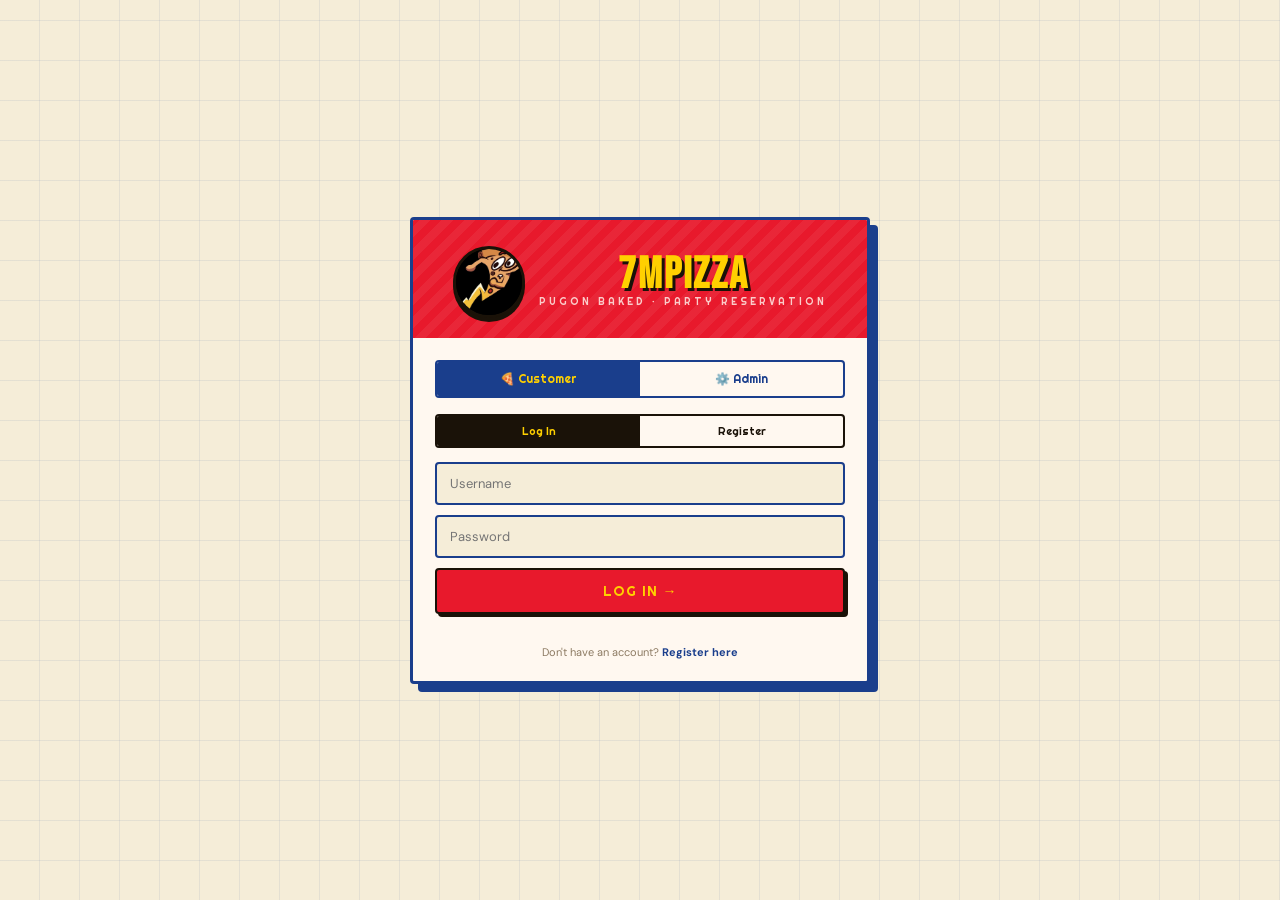
<file: index.html>
<!doctype html>
<html lang="en">
<head>
<meta charset="utf-8"/>
<meta name="viewport" content="width=device-width,initial-scale=1"/>
<title>7MPIZZA · Party Reservation</title>
<link rel="preconnect" href="https://fonts.googleapis.com"/>
<link rel="preconnect" href="https://fonts.gstatic.com" crossorigin/>
<link href="https://fonts.googleapis.com/css2?family=Bebas+Neue&family=Righteous&family=DM+Sans:ital,wght@0,300;0,400;0,500;0,600;1,400&family=Special+Elite&display=swap" rel="stylesheet"/>
<style>
:root{
  --red:#E8192C;--red-dk:#B5101F;--red-lt:rgba(232,25,44,.12);
  --blue:#1A3E8C;--blue-lt:rgba(26,62,140,.15);--blue-br:#2A5FD4;
  --yellow:#FFD000;--yellow-dk:#E6A800;--yellow-lt:rgba(255,208,0,.18);
  --green:#16A34A;--green-lt:rgba(22,163,74,.12);
  --white:#FFF8F0;--cream:#F5EDD8;--charcoal:#1A1208;--ink:#2C1A00;--muted:#8C7A62;
  --line:rgba(26,62,140,.18);--shadow:0 8px 32px rgba(26,18,0,.22);
  --ease:cubic-bezier(.2,.8,.2,1);
  --fh:'Bebas Neue',sans-serif;--fs:'Righteous',sans-serif;--fb:'DM Sans',sans-serif;--fm:'Special Elite',serif;
}
*{box-sizing:border-box;margin:0;padding:0;}
html,body{height:100%;}
body{
  font-family:var(--fb);color:var(--ink);
  background:
    repeating-linear-gradient(0deg,transparent,transparent 39px,rgba(26,62,140,.06) 39px,rgba(26,62,140,.06) 40px),
    repeating-linear-gradient(90deg,transparent,transparent 39px,rgba(26,62,140,.06) 39px,rgba(26,62,140,.06) 40px),
    var(--cream);
  min-height:100vh;
}

/* ── AUTH SCREEN ── */
#authScreen{position:fixed;inset:0;display:flex;align-items:center;justify-content:center;z-index:1000;
  background:repeating-linear-gradient(0deg,transparent,transparent 39px,rgba(26,62,140,.08) 39px,rgba(26,62,140,.08) 40px),
  repeating-linear-gradient(90deg,transparent,transparent 39px,rgba(26,62,140,.08) 39px,rgba(26,62,140,.08) 40px),var(--cream);}
.authCard{width:min(460px,94%);background:var(--white);border:3px solid var(--blue);border-radius:4px;box-shadow:8px 8px 0 var(--blue);overflow:hidden;}
.authBanner{background:var(--red);padding:26px 24px 20px;text-align:center;position:relative;overflow:hidden;}
.authBanner::before{content:'';position:absolute;inset:0;background:repeating-linear-gradient(-45deg,transparent,transparent 8px,rgba(255,255,255,.06) 8px,rgba(255,255,255,.06) 16px);}
.authLogo{display:flex;align-items:center;justify-content:center;gap:14px;position:relative;}
.authLogoBox{width:72px;height:72px;background:#000;border:3px solid var(--charcoal);border-radius:50%;overflow:hidden;flex-shrink:0;box-shadow:0 4px 0 var(--charcoal);display:flex;align-items:center;justify-content:center;}
.authLogoBox span{font-family:var(--fh);font-size:22px;color:var(--yellow);}
.adminRejBanner{margin-top:10px;border:2px solid var(--charcoal);border-radius:4px;overflow:hidden;background:var(--red-lt);}
.adminRejHead{background:var(--charcoal);color:var(--yellow);font-family:var(--fh);font-size:13px;letter-spacing:1px;padding:5px 10px;}
.adminRejBody{font-family:var(--fs);font-size:12px;color:var(--ink);line-height:1.65;padding:8px 10px;border-left:3px solid var(--red);}
.adminRejTime{font-family:var(--fs);font-size:10px;color:var(--muted);padding:0 10px 7px;letter-spacing:.3px;}
.authLogoText h1{font-family:var(--fh);font-size:44px;color:var(--yellow);line-height:.9;letter-spacing:2px;text-shadow:3px 3px 0 var(--charcoal);}
.authLogoText p{font-family:var(--fs);font-size:10px;color:rgba(255,248,240,.8);letter-spacing:3px;text-transform:uppercase;}
.authBody{padding:22px;}
.authTabs{display:flex;gap:0;margin-bottom:16px;border:2px solid var(--blue);border-radius:4px;overflow:hidden;}
.authTab{flex:1;padding:9px;background:transparent;color:var(--blue);font-family:var(--fs);font-size:12px;cursor:pointer;border:none;transition:all .15s;}
.authTab.active{background:var(--blue);color:var(--yellow);}
.modeTabs{display:flex;gap:0;margin-bottom:14px;border:2px solid var(--charcoal);border-radius:4px;overflow:hidden;}
.modeTab{flex:1;padding:8px;background:transparent;color:var(--charcoal);font-family:var(--fs);font-size:11px;cursor:pointer;border:none;transition:all .15s;}
.modeTab.active{background:var(--charcoal);color:var(--yellow);}
.authInput{width:100%;padding:11px 13px;border:2px solid var(--blue);border-radius:4px;background:var(--cream);color:var(--ink);font-family:var(--fb);font-size:13px;outline:none;margin-bottom:10px;transition:border-color .15s,box-shadow .15s;}
.authInput:focus{border-color:var(--red);box-shadow:0 0 0 3px rgba(232,25,44,.12);}
.authBtn{width:100%;padding:12px;background:var(--red);border:2px solid var(--charcoal);border-radius:4px;color:var(--yellow);font-family:var(--fs);font-size:14px;cursor:pointer;letter-spacing:1px;box-shadow:3px 3px 0 var(--charcoal);transition:all .12s;}
.authBtn:hover{transform:translate(-1px,-1px);box-shadow:4px 4px 0 var(--charcoal);}
.authBtn:active{transform:translate(2px,2px);box-shadow:1px 1px 0 var(--charcoal);}
.authErr{color:var(--red);font-size:12px;margin-top:7px;min-height:16px;font-family:var(--fs);}
.authNote{font-size:11px;color:var(--muted);margin-top:8px;text-align:center;}
.authNote strong{color:var(--blue);}

/* ── APP SHELL ── */
#appShell{display:none;flex-direction:column;min-height:100vh;}
#appShell.visible{display:flex;}
.dimerStripe{height:8px;background:repeating-linear-gradient(90deg,var(--red) 0,var(--red) 20px,var(--yellow) 20px,var(--yellow) 40px,var(--blue) 40px,var(--blue) 60px);flex-shrink:0;}

/* ── TOPBAR ── */
.topbar{position:sticky;top:0;z-index:10;display:flex;align-items:center;justify-content:space-between;gap:12px;padding:0 20px;background:var(--red);border-bottom:4px solid var(--charcoal);flex-shrink:0;min-height:60px;}
.brand{display:flex;align-items:center;gap:12px;}
.logo{width:42px;height:42px;background:#000;border:2px solid var(--charcoal);border-radius:50%;overflow:hidden;flex-shrink:0;box-shadow:2px 2px 0 var(--charcoal);display:flex;align-items:center;justify-content:center;}
.logo span{font-family:var(--fh);font-size:14px;color:var(--yellow);}
.brand h1{font-family:var(--fh);font-size:24px;color:var(--yellow);letter-spacing:2px;text-shadow:2px 2px 0 var(--charcoal);}
.brand p{font-size:10px;color:rgba(255,248,240,.75);font-family:var(--fs);letter-spacing:2px;}
.navTabs{display:flex;gap:5px;}
.navTab{padding:7px 14px;background:transparent;border:2px solid rgba(255,255,255,.25);border-radius:4px;color:rgba(255,248,240,.75);font-family:var(--fs);font-size:11px;cursor:pointer;transition:all .15s;letter-spacing:.5px;}
.navTab.active{background:var(--yellow);border-color:var(--charcoal);color:var(--charcoal);box-shadow:2px 2px 0 var(--charcoal);}
.navTab:hover:not(.active){background:rgba(255,255,255,.12);color:var(--white);}
.topRight{display:flex;align-items:center;gap:8px;}
.userBadge{padding:6px 11px;background:rgba(255,255,255,.12);border:1px solid rgba(255,255,255,.25);border-radius:4px;font-family:var(--fs);font-size:11px;color:rgba(255,248,240,.8);letter-spacing:.5px;}
.userBadge span{color:var(--yellow);}
.logoutBtn{padding:6px 12px;background:transparent;border:2px solid rgba(255,255,255,.4);border-radius:4px;color:rgba(255,248,240,.85);font-family:var(--fs);font-size:11px;cursor:pointer;transition:all .15s;}
.logoutBtn:hover{background:rgba(0,0,0,.2);}

/* ── PAGES ── */
.page{display:none;padding:18px;}
.page.active{display:block;}
.card{background:var(--white);border:3px solid var(--charcoal);border-radius:4px;padding:16px;box-shadow:5px 5px 0 var(--charcoal);}

/* ── CLIENT GRID ── */
.clientGrid{display:grid;grid-template-columns:1.55fr 1fr;gap:16px;align-items:start;max-width:1340px;margin:0 auto;}
@media(max-width:1060px){.clientGrid{grid-template-columns:1fr;}}

/* ── FLOOR ── */
.floorHeader{display:flex;align-items:flex-end;justify-content:space-between;gap:10px;margin-bottom:12px;}
.floorHeader h2{font-family:var(--fh);font-size:22px;color:var(--blue);letter-spacing:2px;}
.floorHint{font-size:11px;color:var(--muted);font-family:var(--fs);}
.floor{position:relative;height:540px;border-radius:4px;border:3px solid var(--charcoal);
  background:
    repeating-linear-gradient(0deg,transparent,transparent 39px,rgba(26,62,140,.07) 39px,rgba(26,62,140,.07) 40px),
    repeating-linear-gradient(90deg,transparent,transparent 39px,rgba(26,62,140,.07) 39px,rgba(26,62,140,.07) 40px),#FDF6E3;
  overflow:hidden;box-shadow:inset 0 0 0 6px rgba(26,62,140,.05);}
.floor::before{content:'';position:absolute;top:0;left:0;right:0;height:6px;background:repeating-linear-gradient(90deg,var(--red) 0,var(--red) 20px,var(--yellow) 20px,var(--yellow) 40px,var(--blue) 40px,var(--blue) 60px);z-index:2;}
.roomLabel{position:absolute;top:18px;left:14px;font-family:var(--fs);font-size:10px;color:var(--blue);letter-spacing:2px;text-transform:uppercase;z-index:3;}
.note{position:absolute;top:18px;left:50%;transform:translateX(-50%);white-space:nowrap;font-family:var(--fs);font-size:10px;color:var(--muted);padding:5px 13px;border:1.5px solid rgba(26,62,140,.2);border-radius:999px;background:rgba(255,248,240,.85);z-index:3;}
.screen{position:absolute;right:0;top:0;bottom:0;width:78px;display:flex;flex-direction:column;align-items:center;justify-content:center;border-left:3px solid var(--charcoal);background:rgba(26,62,140,.07);gap:10px;padding:14px 8px;}
.screenBar{width:12px;height:210px;border:2px solid var(--blue);border-radius:4px;background:rgba(26,62,140,.08);flex-shrink:0;}
.screenText{font-family:var(--fs);font-size:9px;color:var(--blue);letter-spacing:1px;text-transform:uppercase;text-align:center;line-height:1.7;}
.barZone{position:absolute;bottom:0;left:0;right:78px;height:190px;border-top:3px dashed rgba(26,62,140,.2);background:rgba(255,208,0,.06);}
.barZoneLabel{position:absolute;top:10px;left:14px;font-family:var(--fs);font-size:9.5px;letter-spacing:2px;text-transform:uppercase;color:var(--blue);opacity:.6;}
.barTable{position:absolute;bottom:22px;left:50%;transform:translateX(-50%);width:68%;height:52px;border-radius:4px;border:2.5px solid var(--charcoal);background:rgba(255,208,0,.18);}
.barTableLabel{position:absolute;bottom:84px;left:50%;transform:translateX(-50%);font-family:var(--fs);font-size:10px;color:var(--ink);opacity:.55;white-space:nowrap;}
.table,.seat{position:absolute;left:50%;--floor-center-shift:-58px;border:2.5px solid var(--charcoal);background:var(--white);color:var(--ink);cursor:pointer;display:flex;flex-direction:column;justify-content:center;align-items:center;gap:4px;font-family:var(--fb);transition:transform .12s var(--ease),box-shadow .14s var(--ease),border-color .14s,background .14s;box-shadow:3px 3px 0 var(--charcoal);transform:translateX(calc(-50% + var(--floor-offset, 0px) + var(--floor-center-shift)));}
.table{top:102px;width:88px;height:88px;border-radius:4px;padding:8px;}
.seat{top:374px;width:62px;height:40px;border-radius:999px;flex-direction:row;justify-content:space-between;padding:8px 12px;}
.t1{--floor-offset:-220px;}.t2{--floor-offset:-110px;}.t3{--floor-offset:0px;}.t4{--floor-offset:110px;}.t5{--floor-offset:220px;}
.b1{--floor-offset:-240px;}.b2{--floor-offset:-120px;}.b3{--floor-offset:0px;}.b4{--floor-offset:120px;}.b5{--floor-offset:240px;}
.table:hover:not([aria-disabled="true"]),.seat:hover:not([aria-disabled="true"]){transform:translate(calc(-50% + var(--floor-offset, 0px) + var(--floor-center-shift) - 2px),-2px);box-shadow:5px 5px 0 var(--charcoal);}
.table:active:not([aria-disabled="true"]),.seat:active:not([aria-disabled="true"]){transform:translate(calc(-50% + var(--floor-offset, 0px) + var(--floor-center-shift) + 2px),2px);box-shadow:1px 1px 0 var(--charcoal);}
.tlabel{font-family:var(--fs);font-weight:700;font-size:13px;}
.tcap{font-size:10px;color:var(--muted);}
.available{background:rgba(34,197,94,.1);border-color:#16A34A;}.available .tlabel{color:#15803D;}
.selected{background:var(--yellow-lt);border-color:var(--blue);box-shadow:3px 3px 0 var(--blue),0 0 0 2px var(--yellow);}.selected .tlabel{color:var(--blue);}
.reserved{background:var(--red-lt);border-color:var(--red);cursor:not-allowed;opacity:.8;box-shadow:3px 3px 0 var(--red-dk);}.reserved .tlabel{color:var(--red);}
.pending-seat{background:var(--yellow-lt);border-color:var(--yellow-dk);cursor:not-allowed;opacity:.9;box-shadow:3px 3px 0 var(--yellow-dk);}.pending-seat .tlabel{color:var(--yellow-dk);}
.seated-seat{background:rgba(42,95,212,.12);border-color:var(--blue-br);cursor:not-allowed;opacity:.9;box-shadow:3px 3px 0 var(--blue);}.seated-seat .tlabel{color:var(--blue-br);}

/* ── LEGEND ── */
.chip{display:inline-flex;gap:7px;align-items:center;padding:5px 11px;border:2px solid var(--charcoal);border-radius:4px;background:var(--cream);font-family:var(--fs);font-size:11px;color:var(--ink);}
.dot{width:9px;height:9px;border-radius:999px;flex-shrink:0;border:1.5px solid var(--charcoal);}
.dot.av{background:#22C55E;}.dot.sel{background:var(--blue-br);}.dot.res{background:var(--red);}.dot.pend{background:var(--yellow-dk);}

/* ── SIDEBAR ── */
.sideCard h2{font-family:var(--fh);font-size:24px;color:var(--red);letter-spacing:2px;margin-bottom:12px;}
.sideCard h3{font-family:var(--fs);font-size:10px;font-weight:700;color:var(--blue);letter-spacing:1.5px;text-transform:uppercase;margin-bottom:8px;padding-bottom:5px;border-bottom:2px solid var(--yellow);}
.selectedBox{border:2.5px solid var(--blue);border-radius:4px;padding:11px;background:var(--blue-lt);margin-bottom:12px;box-shadow:3px 3px 0 var(--blue);}
.selectedTitle{font-size:10px;color:var(--blue);font-family:var(--fs);letter-spacing:1px;text-transform:uppercase;margin-bottom:4px;}
.selectedList{font-family:var(--fs);font-weight:700;font-size:14px;color:var(--ink);}
.selectedMeta{margin-top:4px;font-size:11px;color:var(--muted);}

/* ── FORM ── */
.form label{display:flex;flex-direction:column;gap:5px;font-size:10px;color:var(--blue);font-family:var(--fs);letter-spacing:1px;text-transform:uppercase;}
.form input,.form select,.form textarea{padding:10px 12px;border-radius:4px;border:2px solid rgba(26,62,140,.25);background:var(--cream);color:var(--ink);font-family:var(--fb);font-size:13px;outline:none;transition:border-color .15s,box-shadow .15s;width:100%;}
.form input:focus,.form select:focus,.form textarea:focus{border-color:var(--red);box-shadow:0 0 0 3px rgba(232,25,44,.1);}
.form textarea{resize:vertical;min-height:60px;}
.row{margin:8px 0;}
.row.two{display:grid;grid-template-columns:1fr 1fr;gap:10px;}
.actions{display:flex;gap:8px;flex-wrap:wrap;margin-top:12px;}

/* ── BUTTONS ── */
.btn{font-family:var(--fs);font-size:12px;letter-spacing:.5px;border:2px solid var(--charcoal);background:var(--white);color:var(--charcoal);padding:9px 14px;border-radius:4px;cursor:pointer;box-shadow:2px 2px 0 var(--charcoal);transition:transform .1s,box-shadow .1s;}
.btn:hover{transform:translate(-1px,-1px);box-shadow:3px 3px 0 var(--charcoal);}
.btn:active{transform:translate(1px,1px);box-shadow:1px 1px 0 var(--charcoal);}
.btn.primary{background:var(--red);border-color:var(--charcoal);color:var(--yellow);}
.btn.primary:hover{background:var(--red-dk);}
.btn.danger{background:var(--red);border-color:var(--charcoal);color:#fff;}
.btn.success{background:var(--green);border-color:var(--charcoal);color:#fff;}
.btn.yellow{background:var(--yellow);border-color:var(--charcoal);color:var(--charcoal);}
.btn.sm{padding:6px 10px;font-size:11px;}
.hint{margin:7px 0 0;font-size:12px;color:var(--muted);min-height:17px;font-family:var(--fs);}
.tiny{margin:7px 0 0;font-size:11px;color:var(--muted);opacity:.6;}
.sep{border:none;border-top:2px dashed rgba(26,62,140,.15);margin:12px 0;}

/* ── QR / PAYMENT ── */
.qrBox{border:3px solid var(--blue);border-radius:4px;padding:14px;background:var(--blue-lt);text-align:center;margin:10px 0;box-shadow:3px 3px 0 var(--blue);}
.qrBox h4{font-family:var(--fh);font-size:18px;color:var(--blue);letter-spacing:1px;margin-bottom:6px;}
.qrBox p{font-size:11px;color:var(--muted);margin-bottom:10px;font-family:var(--fs);}
.qrImg{width:140px;height:140px;margin:0 auto 10px;border:3px solid var(--charcoal);border-radius:4px;background:var(--white);display:flex;align-items:center;justify-content:center;overflow:hidden;}
.qrImg svg{width:100%;height:100%;}
.qrAmount{font-family:var(--fh);font-size:28px;color:var(--red);letter-spacing:1px;}
.qrSub{font-size:11px;color:var(--muted);font-family:var(--fs);}
.uploadBox{border:2px dashed rgba(26,62,140,.35);border-radius:4px;padding:14px;text-align:center;cursor:pointer;transition:all .15s;background:var(--cream);}
.uploadBox:hover{border-color:var(--blue);background:var(--blue-lt);}
.uploadBox p{font-family:var(--fs);font-size:11px;color:var(--muted);}
.uploadBox strong{color:var(--blue);}
.filePreview{display:none;margin-top:8px;font-family:var(--fs);font-size:11px;color:var(--green);align-items:center;gap:6px;}
.filePreview.show{display:flex;}

/* ── STATUS BADGE ── */
.badge{font-family:var(--fs);font-size:10px;padding:3px 9px;border-radius:4px;border:1.5px solid var(--charcoal);color:var(--charcoal);font-weight:600;white-space:nowrap;}
.badge.reserved{background:var(--red);color:var(--yellow);}
.badge.pending{background:var(--yellow);color:var(--charcoal);}
.badge.confirmed{background:var(--green);color:#fff;border-color:#14532D;}
.badge.seated{background:var(--blue-br);color:#fff;border-color:var(--blue);}
.badge.finished{background:#7C3AED;color:#fff;border-color:#5B21B6;}
.badge.cancelled{background:var(--muted);color:#fff;border-color:var(--muted);}
.badge.rejected{background:var(--charcoal);color:#fff;}

/* ── REJECT REASON MODAL ── */
.rejectModal{position:fixed;inset:0;background:rgba(0,0,0,.55);display:none;align-items:center;justify-content:center;padding:18px;backdrop-filter:blur(4px);z-index:200;}
.rejectModal.show{display:flex;}
.rejectCard{width:min(480px,100%);background:var(--white);border:3px solid var(--charcoal);border-radius:4px;padding:20px;box-shadow:6px 6px 0 var(--charcoal);}
.rejectCard h3{font-family:var(--fh);font-size:22px;color:var(--red);letter-spacing:1px;margin-bottom:6px;}
.rejectCard p{font-family:var(--fs);font-size:11px;color:var(--muted);margin-bottom:14px;letter-spacing:.3px;}
.rejectCard textarea{width:100%;min-height:90px;padding:10px 12px;border:2px solid rgba(26,62,140,.25);border-radius:4px;background:var(--cream);color:var(--ink);font-family:var(--fb);font-size:13px;resize:vertical;outline:none;transition:border-color .15s;}
.rejectCard textarea:focus{border-color:var(--red);box-shadow:0 0 0 3px rgba(232,25,44,.10);}
.rejectCard .rejectErr{color:var(--red);font-family:var(--fs);font-size:11px;min-height:16px;margin:6px 0;}
.rejectCard .rejectActions{display:flex;gap:8px;margin-top:12px;justify-content:flex-end;}

/* ── REJECTED REASON BANNER (customer side) ── */
.rejectedBanner{border:3px solid var(--charcoal);border-radius:4px;padding:14px 16px;background:#1A1208;margin-top:10px;box-shadow:3px 3px 0 var(--charcoal);}
.rejectedBanner .rjHead{display:flex;align-items:center;gap:10px;margin-bottom:8px;}
.rejectedBanner .rjHead span{font-family:var(--fh);font-size:16px;color:var(--yellow);letter-spacing:1px;}
.rejectedBanner .rjReason{font-family:var(--fs);font-size:12px;color:rgba(255,248,240,.75);line-height:1.7;border-left:3px solid var(--red);padding-left:10px;}

/* ── RES LIST ── */
.resList{display:flex;flex-direction:column;gap:8px;}
.resItem{border:2.5px solid var(--charcoal);border-radius:4px;padding:11px 12px;background:var(--cream);box-shadow:3px 3px 0 rgba(26,18,0,.1);transition:transform .1s,box-shadow .1s;}
.resItem:hover{transform:translate(-1px,-1px);box-shadow:4px 4px 0 rgba(26,18,0,.12);}
.resItem .top{display:flex;align-items:center;justify-content:space-between;gap:10px;}
.resItem .top strong{font-family:var(--fs);font-size:13px;color:var(--ink);}
.resItem .meta{margin-top:5px;font-size:11.5px;color:var(--muted);line-height:1.65;}

/* ── BLOCKED BANNER ── */
.blockedBanner{border:3px solid var(--red);border-radius:4px;padding:16px;background:var(--red-lt);margin-bottom:14px;box-shadow:3px 3px 0 var(--red-dk);}
.blockedBanner h3{font-family:var(--fh);font-size:20px;color:var(--red);letter-spacing:1px;margin-bottom:6px;}
.blockedBanner p{font-family:var(--fs);font-size:12px;color:var(--ink);line-height:1.6;}
.blockedBanner .statusTag{display:inline-block;margin-top:8px;padding:4px 12px;background:var(--red);color:var(--yellow);font-family:var(--fh);font-size:14px;border-radius:4px;}
.blockedBanner .statusTag.green{background:var(--green);}
.blockedBanner .statusTag.blue{background:var(--blue-br);}
.blockedBanner .statusTag.purple{background:#7C3AED;}

/* ── ADMIN ── */
#pageAdmin{padding:18px;}
.statsRow{display:grid;grid-template-columns:repeat(5,1fr);gap:12px;margin-bottom:16px;max-width:1340px;margin-left:auto;margin-right:auto;}
@media(max-width:900px){.statsRow{grid-template-columns:1fr 1fr 1fr;}}
@media(max-width:580px){.statsRow{grid-template-columns:1fr 1fr;}}
.statCard{background:var(--white);border:3px solid var(--charcoal);border-radius:4px;padding:14px;box-shadow:4px 4px 0 var(--charcoal);position:relative;overflow:hidden;}
.statCard::after{content:'';position:absolute;top:0;left:0;right:0;height:4px;background:var(--red);}
.statCard.blue::after{background:var(--blue);}
.statCard.yellow::after{background:var(--yellow);}
.statCard.green::after{background:var(--green);}
.statLabel{font-family:var(--fs);font-size:10px;color:var(--muted);letter-spacing:1.5px;text-transform:uppercase;margin-bottom:5px;}
.statVal{font-family:var(--fh);font-size:30px;color:var(--ink);letter-spacing:1px;}
.statSub{font-size:11px;color:var(--muted);margin-top:2px;font-family:var(--fs);}
.adminGrid{display:grid;grid-template-columns:1fr 1fr;gap:16px;max-width:1340px;margin:0 auto;}
@media(max-width:900px){.adminGrid{grid-template-columns:1fr;}}
.cardTitle{font-family:var(--fh);font-size:20px;color:var(--blue);letter-spacing:1px;}
.filterBar{display:flex;gap:6px;flex-wrap:wrap;margin-bottom:10px;}
.filterBtn{padding:5px 12px;border-radius:4px;font-family:var(--fs);font-size:11px;border:2px solid var(--charcoal);background:var(--cream);color:var(--ink);cursor:pointer;transition:all .12s;box-shadow:2px 2px 0 var(--charcoal);}
.filterBtn.active{background:var(--blue);color:var(--yellow);}
.adminResList{display:flex;flex-direction:column;gap:8px;max-height:540px;overflow-y:auto;}
.adminResItem{border:2.5px solid var(--charcoal);border-radius:4px;padding:12px 13px;background:var(--cream);box-shadow:3px 3px 0 rgba(26,18,0,.1);}
.adminResItem .top{display:flex;align-items:center;justify-content:space-between;gap:8px;flex-wrap:wrap;}
.adminResItem .top strong{font-family:var(--fs);font-size:13px;}
.adminResItem .meta{margin-top:4px;font-size:11.5px;color:var(--muted);line-height:1.6;}
.adminResItem .payInfo{margin-top:5px;padding:6px 8px;border-radius:4px;background:rgba(255,208,0,.18);border:1.5px solid var(--yellow-dk);font-size:11px;font-family:var(--fs);color:var(--ink);}
.adminActions{display:flex;gap:6px;flex-wrap:wrap;margin-top:8px;}

/* ── MODAL ── */
.modal{position:fixed;inset:0;background:rgba(26,18,0,.55);display:none;align-items:center;justify-content:center;padding:18px;backdrop-filter:blur(3px);z-index:100;}
.modal.show{display:flex;}
.modalCard{width:min(560px,100%);background:var(--white);border:3px solid var(--charcoal);border-radius:4px;padding:20px 22px;box-shadow:6px 6px 0 var(--charcoal);max-height:92vh;overflow-y:auto;}
.modalHeader{display:flex;align-items:center;justify-content:space-between;gap:10px;margin-bottom:14px;padding-bottom:10px;border-bottom:3px solid var(--yellow);}
.modalHeader h3{font-family:var(--fh);font-size:22px;color:var(--red);letter-spacing:1px;}
.mrow{margin:9px 0;font-size:13px;color:var(--muted);display:flex;gap:10px;align-items:flex-start;}
.mrow strong{color:var(--ink);min-width:130px;display:inline-block;font-family:var(--fs);}
.modalFooter{margin-top:14px;display:flex;gap:8px;justify-content:flex-end;flex-wrap:wrap;}

/* ── STEP INDICATOR ── */
.stepBar{display:flex;gap:0;margin-bottom:16px;border:2.5px solid var(--charcoal);border-radius:4px;overflow:hidden;}
.step{flex:1;padding:8px;text-align:center;font-family:var(--fs);font-size:11px;color:var(--muted);background:var(--cream);border-right:2px solid var(--charcoal);transition:all .2s;}
.step:last-child{border-right:none;}
.step.active{background:var(--blue);color:var(--yellow);}
.step.done{background:var(--green);color:#fff;}
.stepContent{display:none;}
.stepContent.active{display:block;}

/* ── CALENDAR ── */
.calHeader{display:flex;align-items:center;justify-content:space-between;margin-bottom:12px;}
.calTitle{font-family:var(--fh);font-size:20px;color:var(--blue);letter-spacing:1px;}
.calGrid{display:grid;grid-template-columns:repeat(7,1fr);gap:4px;}
.calDayLabel{text-align:center;font-family:var(--fs);font-size:10px;color:var(--muted);letter-spacing:.5px;padding:5px 0;}
.calDay{aspect-ratio:1;border-radius:4px;display:flex;flex-direction:column;align-items:center;justify-content:center;cursor:pointer;font-family:var(--fs);font-size:12px;border:1.5px solid transparent;transition:all .12s;position:relative;color:var(--ink);}
.calDay:hover:not(.empty):not(.past){background:var(--cream);border-color:var(--blue);}
.calDay.today{border-color:var(--red);background:rgba(232,25,44,.07);color:var(--red);}
.calDay.selected{background:var(--blue);color:var(--white);border-color:var(--charcoal);}
.calDay.hasRes::after{content:'';width:5px;height:5px;border-radius:999px;background:var(--red);position:absolute;bottom:3px;}
.calDay.hasPend::after{background:var(--yellow-dk);}
.calDay.empty,.calDay.past{cursor:default;opacity:.4;}
.dayDetail{margin-top:12px;}
.dayDetailTitle{font-family:var(--fs);font-size:10px;letter-spacing:1px;text-transform:uppercase;color:var(--blue);margin-bottom:8px;}
.dayResList{display:flex;flex-direction:column;gap:6px;max-height:240px;overflow-y:auto;}
.dayResItem{border:2px solid var(--charcoal);border-radius:4px;padding:9px 11px;background:var(--cream);}
.dayResItem .top{display:flex;align-items:center;justify-content:space-between;}
.dayResItem .top strong{font-family:var(--fs);font-size:12px;}
.dayResItem .meta{margin-top:4px;font-size:11px;color:var(--muted);line-height:1.6;}

/* ── HOURS NOTICE ── */
.hoursNotice{background:var(--yellow-lt);border:2px solid var(--yellow-dk);border-radius:4px;padding:10px 12px;margin-bottom:12px;font-family:var(--fs);font-size:11px;color:var(--ink);}
.hoursNotice strong{color:var(--red);}

::-webkit-scrollbar{width:4px;height:4px;}
::-webkit-scrollbar-track{background:var(--cream);}
::-webkit-scrollbar-thumb{background:rgba(26,62,140,.25);border-radius:99px;}
@keyframes fadeIn{from{opacity:0;transform:translateY(8px);}to{opacity:1;transform:none;}}
.fadeIn{animation:fadeIn .25s var(--ease) both;}

@media(max-width:640px){
  body{overflow-x:hidden;}
  #authScreen{align-items:flex-start;padding:18px 10px;overflow-y:auto;}
  .authCard{width:100%;box-shadow:5px 5px 0 var(--blue);}
  .topbar{position:relative;align-items:flex-start;flex-direction:column;padding:12px;gap:10px;}
  .navTabs{width:100%;display:grid;grid-template-columns:1fr 1fr;gap:6px;}
  .navTab{width:100%;padding:9px 8px;font-size:10px;}
  .topRight{width:100%;justify-content:space-between;gap:6px;}
  .page,#pageAdmin{padding:10px;}
  .card{padding:10px;}
  .floor{height:500px;}
  .table,.seat{--floor-center-shift:-24px;border-width:2px;box-shadow:2px 2px 0 var(--charcoal);}
  .table{top:116px;width:50px;height:62px;padding:5px;}
  .seat{top:342px;width:42px;height:34px;padding:6px 8px;gap:3px;}
  .t1{--floor-offset:-100px;}.t2{--floor-offset:-50px;}.t3{--floor-offset:0px;}.t4{--floor-offset:50px;}.t5{--floor-offset:100px;}
  .b1{--floor-offset:-96px;}.b2{--floor-offset:-48px;}.b3{--floor-offset:0px;}.b4{--floor-offset:48px;}.b5{--floor-offset:96px;}
  .row.two{grid-template-columns:1fr;}
  .actions{display:grid;grid-template-columns:1fr;gap:9px;}
  .btn{width:100%;}
  .statsRow{grid-template-columns:1fr 1fr;gap:8px;}
  .modal{padding:10px;}
  .modalCard{padding:14px;}
}
</style>
</head>
<body>

<!-- AUTH SCREEN -->
<div id="authScreen">
  <div class="authCard fadeIn">
    <div class="authBanner">
      <div class="authLogo">
        <div class="authLogoBox"><img src="[data-uri]" style="width:100%;height:100%;object-fit:cover;"/></div>
        <div class="authLogoText">
          <h1>7MPIZZA</h1>
          <p>Pugon Baked · Party Reservation</p>
        </div>
      </div>
    </div>
    <div class="authBody">
      <div class="authTabs">
        <button class="authTab active" onclick="switchAuthRole('customer')">🍕 Customer</button>
        <button class="authTab" id="tabAdmin" onclick="switchAuthRole('admin')">⚙️ Admin</button>
      </div>

      <!-- CUSTOMER SECTION -->
      <div id="customerSection">
        <div class="modeTabs">
          <button class="modeTab active" id="modeLoginBtn" onclick="switchMode('login')">Log In</button>
          <button class="modeTab" id="modeRegBtn" onclick="switchMode('register')">Register</button>
        </div>

        <!-- LOGIN -->
        <div id="loginForm">
          <input class="authInput" type="text" id="loginUsername" placeholder="Username"/>
          <input class="authInput" type="password" id="loginPassword" placeholder="Password"/>
          <button class="authBtn" onclick="doCustomerLogin()">LOG IN →</button>
          <div class="authErr" id="loginErr"></div>
          <p class="authNote">Don't have an account? <strong style="cursor:pointer;" onclick="switchMode('register')">Register here</strong></p>
        </div>

        <!-- REGISTER -->
        <div id="registerForm" style="display:none;">
          <input class="authInput" type="text" id="regFullName" placeholder="Full Name"/>
          <input class="authInput" type="text" id="regUsername" placeholder="Choose a Username"/>
          <input class="authInput" type="text" id="regContact" placeholder="Contact Number (09xx-xxx-xxxx)"/>
          <input class="authInput" type="password" id="regPassword" placeholder="Password (min 6 characters)"/>
          <input class="authInput" type="password" id="regPassword2" placeholder="Confirm Password"/>
          <button class="authBtn" onclick="doRegister()">CREATE ACCOUNT →</button>
          <div class="authErr" id="registerErr"></div>
          <p class="authNote">Already have an account? <strong style="cursor:pointer;" onclick="switchMode('login')">Log in here</strong></p>
        </div>
      </div>

      <!-- ADMIN SECTION -->
      <div id="adminSection" style="display:none;">
        <input class="authInput" type="password" id="adminPwInput" placeholder="Admin password" onkeydown="if(event.key==='Enter')doAdminLogin()"/>
        <button class="authBtn" onclick="doAdminLogin()">SIGN IN AS ADMIN →</button>
        <div class="authErr" id="adminErr"></div>
        <p class="authNote">Demo password: <strong>admin123</strong></p>
      </div>
    </div>
  </div>
</div>

<!-- APP SHELL -->
<div id="appShell">
  <div class="dimerStripe"></div>
  <header class="topbar">
    <div class="brand">
      <div class="logo"><img src="[data-uri]" style="width:100%;height:100%;object-fit:cover;"/></div>
      <div>
        <h1>7MPIZZA</h1>
        <p id="topbarSub">PARTY RESERVATION</p>
      </div>
    </div>
    <nav class="navTabs" id="navTabs">
      <button class="navTab active" data-page="pageClient" onclick="switchPage('pageClient',this)">📋 Reserve</button>
      <button class="navTab" id="adminNavBtn" data-page="pageAdmin" onclick="switchPage('pageAdmin',this)" style="display:none;">⚙️ Admin</button>
    </nav>
    <div class="topRight">
      <div class="userBadge">Hello, <span id="userLabel">Guest</span></div>
      <button class="logoutBtn" onclick="logout()">Log out</button>
    </div>
  </header>

  <!-- CLIENT PAGE -->
  <div class="page active" id="pageClient">
    <div class="clientGrid">
      <!-- Floor Plan -->
      <section class="card">
        <div class="floorHeader">
          <h2>FLOOR PLAN</h2>
          <div class="floorHint">Click table to select · Red = Reserved · Yellow = Pending</div>
        </div>
        <div class="floor" id="floor">
          <div class="roomLabel">Dining Area</div>
          <div class="note">Tables can be combined for larger groups</div>
          <button class="table t1" data-id="T1"><span class="tlabel">T1</span><span class="tcap">4 pax</span></button>
          <button class="table t2" data-id="T2"><span class="tlabel">T2</span><span class="tcap">4 pax</span></button>
          <button class="table t3" data-id="T3"><span class="tlabel">T3</span><span class="tcap">4 pax</span></button>
          <button class="table t4" data-id="T4"><span class="tlabel">T4</span><span class="tcap">4 pax</span></button>
          <button class="table t5" data-id="T5"><span class="tlabel">T5</span><span class="tcap">4 pax</span></button>
          <div class="screen">
            <div class="screenBar"></div>
            <div class="screenText">Karaoke<br/>Screen</div>
          </div>
          <div class="barZone">
            <div class="barZoneLabel">Bar Area</div>
            <div class="barTableLabel">Bar Counter — 5 reservable seats</div>
            <div class="barTable"></div>
          </div>
          <button class="seat b1" data-id="B1"><span class="tlabel">B1</span><span class="tcap">1</span></button>
          <button class="seat b2" data-id="B2"><span class="tlabel">B2</span><span class="tcap">1</span></button>
          <button class="seat b3" data-id="B3"><span class="tlabel">B3</span><span class="tcap">1</span></button>
          <button class="seat b4" data-id="B4"><span class="tlabel">B4</span><span class="tcap">1</span></button>
          <button class="seat b5" data-id="B5"><span class="tlabel">B5</span><span class="tcap">1</span></button>
        </div>
        <div style="display:flex;gap:8px;margin-top:12px;flex-wrap:wrap;">
          <span class="chip"><span class="dot av"></span>Available</span>
          <span class="chip"><span class="dot sel"></span>Selected</span>
          <span class="chip"><span class="dot res"></span>Reserved/Pending</span>
        </div>
      </section>

      <!-- Sidebar -->
      <aside class="card sideCard">
        <h2>My Reservation</h2>

        <div id="blockedBanner" class="blockedBanner" style="display:none;">
          <h3>RESERVATION ACTIVE</h3>
          <p>You already have an active reservation. You can only make a new reservation once your current one is <strong>Finished</strong> or <strong>Cancelled/Rejected</strong>.</p>
          <div id="blockedStatus" class="statusTag">Pending</div>
        </div>

        <div id="reserveFormArea">
          <div class="stepBar" id="stepBar">
            <div class="step active" id="step1Btn">1. Details</div>
            <div class="step" id="step2Btn">2. Payment</div>
            <div class="step" id="step3Btn">3. Confirm</div>
          </div>

          <!-- STEP 1 -->
          <div class="stepContent active" id="step1">
            <div class="hoursNotice">⏰ Reservations: <strong>4:00 PM – 10:00 PM</strong> only.</div>
            <div class="selectedBox">
              <div class="selectedTitle">Selected Space</div>
              <div id="selectedList" class="selectedList">None</div>
              <div class="selectedMeta" id="selectedMeta">Total capacity: 0 pax</div>
            </div>
            <form id="detailsForm" class="form">
              <div class="row"><label>Party Size (Guests)<input id="resPax" type="number" min="1" value="4" required/></label></div>
              <div class="row two">
                <label>Date<input id="resDate" type="date" required/></label>
                <label>Time (4PM–10PM)<input id="resTime" type="time" min="16:00" max="22:00" required/></label>
              </div>
              <div class="row"><label>Special Requests (optional)<input id="resNotes" placeholder="Theme, dietary needs, cake, etc."/></label></div>
              <div class="actions">
                <button class="btn primary" type="submit">NEXT: PAYMENT →</button>
                <button class="btn" type="button" id="clearSelBtn">Clear Selection</button>
              </div>
              <p class="hint" id="hintDetails"></p>
            </form>
          </div>

          <!-- STEP 2 -->
          <div class="stepContent" id="step2">
            <div class="qrBox">
              <h4>📱 GCash Downpayment</h4>
              <p>Scan QR or send to <strong>09XX-XXX-XXXX</strong></p>
              <div class="qrImg">
                <svg viewBox="0 0 200 200" xmlns="http://www.w3.org/2000/svg">
                  <rect width="200" height="200" fill="white"/>
                  <rect x="10" y="10" width="56" height="56" fill="none" stroke="#007AFF" stroke-width="6"/>
                  <rect x="20" y="20" width="36" height="36" fill="none" stroke="#007AFF" stroke-width="4"/>
                  <rect x="28" y="28" width="20" height="20" fill="#007AFF"/>
                  <rect x="134" y="10" width="56" height="56" fill="none" stroke="#007AFF" stroke-width="6"/>
                  <rect x="144" y="20" width="36" height="36" fill="none" stroke="#007AFF" stroke-width="4"/>
                  <rect x="152" y="28" width="20" height="20" fill="#007AFF"/>
                  <rect x="10" y="134" width="56" height="56" fill="none" stroke="#007AFF" stroke-width="6"/>
                  <rect x="20" y="144" width="36" height="36" fill="none" stroke="#007AFF" stroke-width="4"/>
                  <rect x="28" y="152" width="20" height="20" fill="#007AFF"/>
                  <rect x="78" y="10" width="8" height="8" fill="#007AFF"/><rect x="94" y="10" width="8" height="8" fill="#007AFF"/>
                  <rect x="110" y="10" width="8" height="8" fill="#007AFF"/><rect x="78" y="26" width="8" height="8" fill="#007AFF"/>
                  <rect x="110" y="26" width="8" height="8" fill="#007AFF"/><rect x="78" y="42" width="8" height="8" fill="#007AFF"/>
                  <rect x="94" y="42" width="8" height="8" fill="#007AFF"/><rect x="110" y="42" width="8" height="8" fill="#007AFF"/>
                  <rect x="78" y="58" width="8" height="8" fill="#007AFF"/><rect x="78" y="74" width="8" height="8" fill="#007AFF"/>
                  <rect x="94" y="74" width="8" height="8" fill="#007AFF"/><rect x="110" y="74" width="8" height="8" fill="#007AFF"/>
                  <rect x="126" y="74" width="8" height="8" fill="#007AFF"/><rect x="142" y="74" width="8" height="8" fill="#007AFF"/>
                  <rect x="10" y="78" width="8" height="8" fill="#007AFF"/><rect x="26" y="78" width="8" height="8" fill="#007AFF"/>
                  <rect x="42" y="78" width="8" height="8" fill="#007AFF"/><rect x="94" y="94" width="8" height="8" fill="#007AFF"/>
                  <rect x="10" y="110" width="8" height="8" fill="#007AFF"/><rect x="26" y="110" width="8" height="8" fill="#007AFF"/>
                  <rect x="84" y="84" width="32" height="32" rx="6" fill="#007AFF"/>
                  <text x="100" y="104" text-anchor="middle" font-size="14" font-weight="bold" fill="white" font-family="Arial">G</text>
                </svg>
              </div>
              <div class="qrAmount">₱500.00</div>
              <div class="qrSub">Downpayment (non-refundable)</div>
            </div>
            <form id="paymentForm" class="form">
              <div class="row"><label>GCash Reference Number<input id="payRef" type="text" placeholder="e.g., 1234567890" required/></label></div>
              <div class="row"><label>Upload Screenshot / Proof of Payment
                <div class="uploadBox" onclick="document.getElementById('payFile').click()">
                  <p><strong>Click to upload</strong> or drag & drop<br/>JPG, PNG, PDF accepted</p>
                  <input type="file" id="payFile" accept="image/*,.pdf" style="display:none;" onchange="handleFileUpload(this)"/>
                </div>
                <div class="filePreview" id="filePreview">✅ <span id="fileName"></span></div>
              </label></div>
              <div class="actions">
                <button class="btn primary" type="submit">SUBMIT RESERVATION →</button>
                <button class="btn" type="button" onclick="goToStep(1)">← Back</button>
              </div>
              <p class="hint" id="hintPayment"></p>
            </form>
          </div>

          <!-- STEP 3 -->
          <div class="stepContent" id="step3">
            <div style="text-align:center;padding:20px 0;">
              <div style="font-size:48px;margin-bottom:12px;">🎉</div>
              <div style="font-family:var(--fh);font-size:28px;color:var(--green);letter-spacing:2px;">SUBMITTED!</div>
              <div style="font-family:var(--fs);font-size:12px;color:var(--muted);margin-top:8px;line-height:1.8;">
                Reservation Submitted<br/>
                Booking Ref: <strong id="confirmRef" style="color:var(--blue);"></strong>
              </div>
            </div>
            <div id="confirmSummary"></div>
          </div>
        </div>

        <hr class="sep"/>
        <h3>My Reservation History</h3>
        <div id="myResList" class="resList"><div class="hint">No reservations yet.</div></div>
      </aside>
    </div>
  </div>

  <!-- ADMIN PAGE -->
  <div class="page" id="pageAdmin">
    <div class="statsRow" id="statsRow"></div>
    <div class="adminGrid">
      <div class="card">
        <div class="calHeader">
          <div class="calTitle" id="calTitle"></div>
          <div style="display:flex;gap:6px;">
            <button class="btn sm" onclick="calNav(-1)">‹ Prev</button>
            <button class="btn sm" onclick="calNav(1)">Next ›</button>
          </div>
        </div>
        <div class="calGrid" id="calGrid"></div>
        <div class="dayDetail" id="dayDetail" style="display:none;">
          <div class="dayDetailTitle" id="dayDetailTitle"></div>
          <div class="dayResList" id="dayResList"></div>
        </div>
      </div>
      <div class="card">
        <div style="display:flex;align-items:center;justify-content:space-between;margin-bottom:12px;">
          <div class="cardTitle">All Reservations</div>
          <button class="btn danger sm" onclick="confirmClearAll()">Reset All</button>
        </div>
        <div class="filterBar" id="filterBar">
          <button class="filterBtn active" data-filter="all" onclick="setFilter(this)">All</button>
          <button class="filterBtn" data-filter="Pending" onclick="setFilter(this)">Pending</button>
          <button class="filterBtn" data-filter="Confirmed" onclick="setFilter(this)">Confirmed</button>
          <button class="filterBtn" data-filter="Seated" onclick="setFilter(this)">Seated</button>
          <button class="filterBtn" data-filter="Finished" onclick="setFilter(this)">Finished</button>
          <button class="filterBtn" data-filter="Cancelled" onclick="setFilter(this)">Cancelled</button>
          <button class="filterBtn" data-filter="Rejected" onclick="setFilter(this)">Rejected</button>
        </div>
        <div class="adminResList" id="adminResList"></div>
      </div>
    </div>
  </div>

  <div class="dimerStripe" style="margin-top:auto;"></div>
</div>

<!-- REJECT REASON MODAL -->
<div class="rejectModal" id="rejectModal">
  <div class="rejectCard">
    <h3>REJECT RESERVATION</h3>
    <p>PROVIDE A REASON — THIS WILL BE SHOWN TO THE CUSTOMER</p>
    <textarea id="rejectReasonInput" placeholder="e.g. The selected time slot is unavailable due to a private event. Please choose a different date or time."></textarea>
    <div class="rejectErr" id="rejectErr"></div>
    <div class="rejectActions">
      <button class="btn sm" onclick="closeRejectModal()">Cancel</button>
      <button class="btn danger sm" onclick="submitRejection()">❌ Confirm Rejection</button>
    </div>
  </div>
</div>

<!-- MODAL -->
<div class="modal" id="modal">
  <div class="modalCard">
    <div class="modalHeader"><h3>Booking Details</h3><button class="btn sm" onclick="closeModal()">✕ Close</button></div>
    <div id="modalBody"></div>
    <div class="modalFooter" id="modalFooter"></div>
  </div>
</div>

<script>
// ═══════════════ CONFIG ═══════════════
const RES_KEY   = "sevenm_reservations_v7";
const USERS_KEY = "sevenm_users_v7";
const ADMIN_PW  = "admin123";
const DOWNPAYMENT = 500;
const OP_START = 16;
const OP_END   = 22;

const SPACE = {
  T1:{id:"T1",name:"Dining Table 1",cap:4,type:"table"},
  T2:{id:"T2",name:"Dining Table 2",cap:4,type:"table"},
  T3:{id:"T3",name:"Dining Table 3",cap:4,type:"table"},
  T4:{id:"T4",name:"Dining Table 4",cap:4,type:"table"},
  T5:{id:"T5",name:"Dining Table 5",cap:4,type:"table"},
  B1:{id:"B1",name:"Bar Seat 1",cap:1,type:"seat"},
  B2:{id:"B2",name:"Bar Seat 2",cap:1,type:"seat"},
  B3:{id:"B3",name:"Bar Seat 3",cap:1,type:"seat"},
  B4:{id:"B4",name:"Bar Seat 4",cap:1,type:"seat"},
  B5:{id:"B5",name:"Bar Seat 5",cap:1,type:"seat"},
};

const ACTIVE_STATUSES = ["Pending","Confirmed","Seated"];
const DONE_STATUSES   = ["Finished","Cancelled","Rejected"];

// ═══════════════ STATE ═══════════════
let reservations = [];
let users = [];
let selectedIds = new Set();
let currentRole = null;
let currentUser = null;
let adminFilter = "all";
let calYear, calMonth, calSelected = null;
let currentStep = 1;
let pendingRes = null;
let payFileData = null;

// ═══════════════ HELPERS ═══════════════
const ge = id => document.getElementById(id);
const qs = s  => document.querySelector(s);
const qsa= s  => document.querySelectorAll(s);
function esc(s){return String(s??"").replaceAll("&","&amp;").replaceAll("<","&lt;").replaceAll(">","&gt;").replaceAll('"','&quot;').replaceAll("'","&#039;");}
function money(n){return "₱"+Number(n).toLocaleString("en-PH",{minimumFractionDigits:2});}
function getCap(ids){return ids.reduce((s,id)=>s+(SPACE[id]?.cap||0),0);}
function genId(){return "R_"+Date.now()+"_"+Math.floor(Math.random()*9999);}
function todayStr(){const d=new Date();return[d.getFullYear(),String(d.getMonth()+1).padStart(2,"0"),String(d.getDate()).padStart(2,"0")].join("-");}

function loadRes(){try{const r=localStorage.getItem(RES_KEY);return r?JSON.parse(r):[]; }catch{return[];}}
function saveRes(){localStorage.setItem(RES_KEY,JSON.stringify(reservations));}
function loadUsers(){try{const r=localStorage.getItem(USERS_KEY);return r?JSON.parse(r):[]; }catch{return[];}}
function saveUsers(){localStorage.setItem(USERS_KEY,JSON.stringify(users));}

function badgeHtml(status){
  const m={Pending:"pending",Confirmed:"confirmed",Seated:"seated",Finished:"finished",Cancelled:"cancelled",Rejected:"rejected"};
  return `<span class="badge ${m[status]||''}">${esc(status)}</span>`;
}

// ═══════════════ AUTH UI SWITCHES ═══════════════
let authRole = "customer";
function switchAuthRole(role){
  authRole = role;
  document.querySelectorAll(".authTab").forEach((b,i)=>{
    b.classList.toggle("active",(i===0&&role==="customer")||(i===1&&role==="admin"));
  });
  ge("customerSection").style.display = role==="customer"?"block":"none";
  ge("adminSection").style.display    = role==="admin"?"block":"none";
}
function switchMode(mode){
  ge("loginForm").style.display    = mode==="login"?"block":"none";
  ge("registerForm").style.display = mode==="register"?"block":"none";
  ge("modeLoginBtn").classList.toggle("active", mode==="login");
  ge("modeRegBtn").classList.toggle("active",   mode==="register");
  ge("loginErr").textContent="";
  ge("registerErr").textContent="";
}

// ═══════════════ REGISTER ═══════════════
function doRegister(){
  const fullName = ge("regFullName").value.trim();
  const username = ge("regUsername").value.trim().toLowerCase();
  const contact  = ge("regContact").value.trim();
  const pw       = ge("regPassword").value;
  const pw2      = ge("regPassword2").value;
  const err      = ge("registerErr");
  err.textContent="";

  if(!fullName){err.textContent="Please enter your full name.";return;}
  if(!username||username.length<3){err.textContent="Username must be at least 3 characters.";return;}
  if(!/^[a-z0-9_]+$/.test(username)){err.textContent="Username: only letters, numbers, underscores.";return;}
  if(!contact||!/^[0-9+\-\s()]{7,20}$/.test(contact)){err.textContent="Please enter a valid contact number.";return;}
  if(!pw||pw.length<6){err.textContent="Password must be at least 6 characters.";return;}
  if(pw!==pw2){err.textContent="Passwords do not match.";return;}

  users = loadUsers();
  if(users.find(u=>u.username===username)){err.textContent="Username already taken. Choose another.";return;}

  const newUser={username, password:pw, fullName, contact, createdAt:new Date().toISOString()};
  users.push(newUser);
  saveUsers();
  err.style.color="var(--green)";
  err.textContent="Account created! Logging you in…";
  setTimeout(()=>loginAs("customer",newUser),800);
}

// ═══════════════ CUSTOMER LOGIN ═══════════════
function doCustomerLogin(){
  const username = ge("loginUsername").value.trim().toLowerCase();
  const pw       = ge("loginPassword").value;
  const err      = ge("loginErr");
  err.textContent="";

  if(!username||!pw){err.textContent="Please enter username and password.";return;}

  users = loadUsers();
  const user = users.find(u=>u.username===username && u.password===pw);
  if(!user){err.textContent="Incorrect username or password.";return;}
  loginAs("customer",user);
}

// ═══════════════ ADMIN LOGIN ═══════════════
function doAdminLogin(){
  const err = ge("adminErr");
  if(ge("adminPwInput").value===ADMIN_PW) loginAs("admin",null);
  else {err.textContent="Incorrect password.";}
}

// ═══════════════ LOGIN / LOGOUT ═══════════════
function loginAs(role, user){
  const lastUser = localStorage.getItem("sevenm_last_user");
  if(role === "customer" && lastUser && lastUser !== user.username){
    selectedIds.clear();
    pendingRes = null;
    payFileData = null;
    currentStep = 1;
    ge("filePreview").classList.remove("show");
    ge("paymentForm").reset();
    ge("detailsForm").reset();
    setHint("hintDetails","","");
    setHint("hintPayment","","");
  }
  if(role === "customer") localStorage.setItem("sevenm_last_user", user.username);

  currentRole = role;
  currentUser = user;
  reservations = loadRes();
  users = loadUsers();

  ge("authScreen").style.display="none";
  ge("appShell").classList.add("visible");

  if(role==="admin"){
    ge("userLabel").textContent="Admin";
    ge("topbarSub").textContent="ADMIN DASHBOARD";
    ge("adminNavBtn").style.display="";
    switchPage("pageAdmin", ge("adminNavBtn"));
  } else {
    ge("userLabel").textContent = user.fullName;
    ge("topbarSub").textContent = "PARTY RESERVATION";
    ge("adminNavBtn").style.display="none";
    switchPage("pageClient", qs('[data-page="pageClient"]'));
    initClientPage();
  }
}

function logout(){
  currentRole=null; currentUser=null;
  selectedIds.clear(); pendingRes=null; payFileData=null;
  ge("appShell").classList.remove("visible");
  ge("authScreen").style.display="flex";
  ge("adminPwInput").value="";
  ge("loginUsername").value="";ge("loginPassword").value="";
  ge("loginErr").textContent="";ge("adminErr").textContent="";
  switchAuthRole("customer"); switchMode("login");
}

// ═══════════════ NAV ═══════════════
function switchPage(pageId, btn){
  qsa(".navTab").forEach(b=>b.classList.remove("active"));
  if(btn) btn.classList.add("active");
  qsa(".page").forEach(p=>p.classList.remove("active"));
  ge(pageId).classList.add("active");
  if(pageId==="pageAdmin") renderAdmin();
}

// ═══════════════ CHECK ACTIVE RESERVATION ═══════════════
function getMyActiveReservation(){
  if(!currentUser) return null;
  return reservations.find(r=>
    r.username === currentUser.username &&
    ACTIVE_STATUSES.includes(r.status)
  ) || null;
}

function initClientPage(){
  reservations = loadRes();
  initDate();
  updateFloor();
  updateSummary();
  renderMyResList();
  checkBlockedState();
}

function checkBlockedState(){
  const active = getMyActiveReservation();
  if(active){
    ge("blockedBanner").style.display="block";
    ge("reserveFormArea").style.display="none";
    const tag = ge("blockedStatus");
    tag.textContent = active.status.toUpperCase();
    tag.className="statusTag";
    if(active.status==="Confirmed") tag.classList.add("green");
    else if(active.status==="Seated") tag.classList.add("blue");
    selectedIds.clear();
    updateFloor();
  } else {
    ge("blockedBanner").style.display="none";
    ge("reserveFormArea").style.display="block";
    if(currentStep!==3) goToStep(1);
  }
}

// ═══════════════ FLOOR — whole-day block per date ═══════════════
function updateFloor(){
  const nodes = ge("floor").querySelectorAll("[data-id]");
  const reservedIds=new Set(), pendingIds=new Set(), seatedIds=new Set();

  // A seat reserved on a date is blocked for the ENTIRE day regardless of time.
  // A different date = fully available again.
  const filterDate = ge("resDate")?.value || "";
  const sameDate = r => r.date === filterDate;

  reservations.filter(r=>r.status==="Confirmed" && sameDate(r)).forEach(r=>r.spaceIds.forEach(id=>reservedIds.add(id)));
  reservations.filter(r=>r.status==="Pending"   && sameDate(r)).forEach(r=>r.spaceIds.forEach(id=>pendingIds.add(id)));
  reservations.filter(r=>r.status==="Seated"    && sameDate(r)).forEach(r=>r.spaceIds.forEach(id=>seatedIds.add(id)));

  nodes.forEach(n=>{
    const id=n.dataset.id;
    n.classList.remove("selected","reserved","available","pending-seat","seated-seat");
    if(reservedIds.has(id)){n.classList.add("reserved");n.setAttribute("aria-disabled","true");}
    else if(seatedIds.has(id)){n.classList.add("seated-seat");n.setAttribute("aria-disabled","true");}
    else if(pendingIds.has(id)){n.classList.add("pending-seat");n.setAttribute("aria-disabled","true");}
    else{n.setAttribute("aria-disabled","false");n.classList.add(selectedIds.has(id)?"selected":"available");}
  });
}

function updateSummary(){
  const ids=[...selectedIds];
  ge("selectedList").textContent=ids.length?ids.join(", "):"None";
  ge("selectedMeta").textContent="Total capacity: "+getCap(ids)+" pax";
}
function setHint(elId,msg,type){
  const el=ge(elId);el.textContent=msg||"";
  el.style.color=type==="good"?"#15803D":type==="bad"?"var(--red)":"var(--muted)";
}

ge("floor").querySelectorAll("[data-id]").forEach(node=>{
  node.addEventListener("click",()=>{
    if(getMyActiveReservation()) return;
    const id=node.dataset.id;
    if(node.classList.contains("reserved")||node.classList.contains("pending-seat")||node.classList.contains("seated-seat")){
      const filterDate = ge("resDate")?.value || "";
      const r=reservations.find(x=>(x.status==="Confirmed"||x.status==="Pending"||x.status==="Seated")&&x.date===filterDate&&x.spaceIds.includes(id));
      if(r && (currentRole==="admin" || r.username===currentUser?.username)) openModal(r.id); return;
    }
    if(selectedIds.has(id)) selectedIds.delete(id); else selectedIds.add(id);
    updateFloor(); updateSummary(); setHint("hintDetails","","");
  });
});

ge("clearSelBtn").addEventListener("click",()=>{selectedIds.clear();updateFloor();updateSummary();setHint("hintDetails","","");});

// Refresh floor when date changes — time does NOT affect seat availability (whole-day block)
ge("resDate").addEventListener("change",()=>{selectedIds.clear();updateFloor();updateSummary();setHint("hintDetails","","");});

// ═══════════════ STEP NAVIGATION ═══════════════
function goToStep(n){
  currentStep=n;
  qsa(".stepContent").forEach(s=>s.classList.remove("active"));
  ge("step"+n).classList.add("active");
  qsa(".step").forEach((s,i)=>{
    s.classList.remove("active","done");
    if(i+1<n) s.classList.add("done");
    else if(i+1===n) s.classList.add("active");
  });
}

// ═══════════════ DETAILS FORM — FIX 2: conflict check by date+time+space ═══════════════
ge("detailsForm").addEventListener("submit",e=>{
  e.preventDefault();
  setHint("hintDetails","","");
  const ids=[...selectedIds];
  if(!ids.length){setHint("hintDetails","Please select at least one table or seat.","bad");return;}

  const pax=Number(ge("resPax").value||0);
  const date=ge("resDate").value;
  const time=ge("resTime").value;
  const notes=ge("resNotes").value.trim();

  if(!date||!time||pax<=0){setHint("hintDetails","Please fill all required fields.","bad");return;}

  const [h]=time.split(":").map(Number);
  if(h<OP_START||h>=OP_END){setHint("hintDetails","Reservation time must be between 4:00 PM and 10:00 PM.","bad");return;}

  if(date<todayStr()){setHint("hintDetails","Cannot book a past date.","bad");return;}

  // Rule 1: Whole-day block — a seat taken on a date blocks it for the full day, any time.
  const blocked=ids.some(id=>reservations.some(r=>
    (r.status==="Confirmed"||r.status==="Pending"||r.status==="Seated") &&
    r.date===date &&
    r.spaceIds.includes(id)
  ));
  if(blocked){setHint("hintDetails","That space is already reserved for this date. Choose a different date or different seats.","bad");return;}

  // Rule 2: One reservation per customer per date.
  const alreadyBooked=reservations.some(r=>
    (r.status==="Confirmed"||r.status==="Pending"||r.status==="Seated") &&
    r.date===date &&
    r.username===currentUser?.username
  );
  if(alreadyBooked){setHint("hintDetails","You already have a reservation on that date. Only 1 booking per customer per day is allowed.","bad");return;}

  const cap=getCap(ids);
  if(pax>cap){setHint("hintDetails",`${pax} guests exceed capacity (${cap}). Add more tables.`,"bad");return;}

  pendingRes={spaceIds:ids,pax,date,time,notes};
  goToStep(2);
});

// ═══════════════ FILE UPLOAD ═══════════════
function handleFileUpload(input){
  const file=input.files[0]; if(!file) return;
  const reader=new FileReader();
  reader.onload=(e)=>{
    payFileData={name:file.name,type:file.type,data:e.target.result};
    ge("fileName").textContent=file.name;
    ge("filePreview").classList.add("show");
  };
  reader.readAsDataURL(file);
}

// ═══════════════ PAYMENT FORM ═══════════════
ge("paymentForm").addEventListener("submit",e=>{
  e.preventDefault();
  setHint("hintPayment","","");
  const ref=ge("payRef").value.trim();
  if(!ref){setHint("hintPayment","Please enter the GCash reference number.","bad");return;}
  if(!payFileData){setHint("hintPayment","Please upload your proof of payment screenshot.","bad");return;}

  const res={
    id:genId(),
    username:currentUser.username,
    name:currentUser.fullName,
    contact:currentUser.contact,
    pax:pendingRes.pax,
    date:pendingRes.date,
    time:pendingRes.time,
    notes:pendingRes.notes,
    status:"Pending",
    spaceIds:pendingRes.spaceIds,
    createdAt:new Date().toISOString(),
    payment:{ref,file:payFileData,amount:DOWNPAYMENT}
  };
  reservations.push(res); saveRes();
  updateFloor(); renderMyResList();
  ge("confirmRef").textContent=res.id.split("_")[1]||res.id;
  renderConfirmSummary(res);
  ge("paymentForm").reset();
  payFileData=null;
  ge("filePreview").classList.remove("show");
  goToStep(3);
  checkBlockedState();
  ge("blockedBanner").style.display="none";
  ge("reserveFormArea").style.display="block";
  goToStep(3);
});

function renderConfirmSummary(r){
  ge("confirmSummary").innerHTML=`
    <div style="border:2px solid var(--charcoal);border-radius:4px;padding:12px;background:var(--cream);font-size:12px;font-family:var(--fs);">
      <div style="margin-bottom:4px;"><strong>Guest:</strong> ${esc(r.name)}</div>
      <div style="margin-bottom:4px;"><strong>Date/Time:</strong> ${r.date} · ${r.time}</div>
      <div style="margin-bottom:4px;"><strong>Space:</strong> ${r.spaceIds.join(", ")} · ${r.pax} pax</div>
      <div style="margin-bottom:4px;"><strong>GCash Ref:</strong> ${esc(r.payment.ref)}</div>
      <div style="color:var(--yellow-dk);"><strong>Status:</strong> Pending Admin Verification</div>
    </div>`;
}

// ═══════════════ MY RESERVATIONS LIST ═══════════════
function renderMyResList(){
  const el=ge("myResList");
  if(!currentUser){el.innerHTML='';return;}
  const mine=reservations
    .filter(r=>r.username===currentUser.username)
    .sort((a,b)=>(b.createdAt||"").localeCompare(a.createdAt||""));
  if(!mine.length){el.innerHTML='<div class="hint">No reservations yet.</div>';return;}
  el.innerHTML="";
  mine.forEach(r=>{
    const div=document.createElement("div"); div.className="resItem";
    const rejectionHtml = r.status==="Rejected" && r.rejectionReason
      ? `<div class="rejectedBanner" style="margin-top:8px;">
           <div class="rjHead"><span>❌ REJECTION REASON</span></div>
           <div class="rjReason">${esc(r.rejectionReason)}</div>
         </div>`
      : "";
    div.innerHTML=`
      <div class="top"><strong>${r.date} · ${r.time}</strong>${badgeHtml(r.status)}</div>
      <div class="meta">${r.pax} pax · ${r.spaceIds.join(", ")}${r.notes?` · ${esc(r.notes)}`:""}</div>
      ${rejectionHtml}
      <div style="margin-top:7px;"><button class="btn sm" data-view="${r.id}">View Details</button></div>`;
    el.appendChild(div);
  });
  el.querySelectorAll("[data-view]").forEach(b=>b.addEventListener("click",()=>openModal(b.dataset.view)));
}

// ═══════════════ MODAL ═══════════════
function openModal(resId){
  const r=reservations.find(x=>x.id===resId); if(!r) return;
  if(currentRole==="customer" && r.username !== currentUser.username) return;
  const footer=ge("modalFooter"); footer.innerHTML="";
  function mkBtn(cls,txt,fn){const b=document.createElement("button");b.className="btn "+cls;b.textContent=txt;b.onclick=fn;footer.appendChild(b);}

  let payHtml="";
  if(r.payment){
    payHtml=`
      <hr style="border:none;border-top:2px dashed rgba(26,62,140,.15);margin:12px 0;"/>
      <div class="mrow"><strong>GCash Ref</strong>${esc(r.payment.ref)}</div>
      <div class="mrow"><strong>Downpayment</strong>${money(r.payment.amount||500)}</div>
      ${r.payment.file?`<div class="mrow"><strong>Proof</strong>
        ${r.payment.file.type&&r.payment.file.type.startsWith("image")?
          `<img src="${r.payment.file.data}" style="max-width:200px;border:2px solid var(--charcoal);border-radius:4px;" alt="proof"/>`:
          `<span style="font-family:var(--fs);font-size:11px;color:var(--blue);">📄 ${esc(r.payment.file.name)}</span>`}
      </div>`:""}`;
  }

  ge("modalBody").innerHTML=`
    <div class="mrow"><strong>Name</strong>${esc(r.name)}</div>
    <div class="mrow"><strong>Contact</strong>${esc(r.contact)}</div>
    <div class="mrow"><strong>Date / Time</strong>${r.date} · ${r.time}</div>
    <div class="mrow"><strong>Guests</strong>${r.pax} pax</div>
    <div class="mrow"><strong>Space</strong>${r.spaceIds.join(", ")}</div>
    <div class="mrow"><strong>Status</strong>${badgeHtml(r.status)}</div>
    ${r.notes?`<div class="mrow"><strong>Requests</strong>${esc(r.notes)}</div>`:""}
    ${r.status==="Rejected" && r.rejectionReason ? `
      <hr style="border:none;border-top:2px dashed rgba(26,62,140,.15);margin:12px 0;"/>
      <div class="rejectedBanner">
        <div class="rjHead"><span>❌ REJECTION REASON</span></div>
        <div class="rjReason">${esc(r.rejectionReason)}</div>
        ${r.rejectedAt?`<div style="font-family:var(--fs);font-size:10px;color:var(--muted);margin-top:8px;letter-spacing:.3px;">Rejected on ${new Date(r.rejectedAt).toLocaleString("en-PH",{dateStyle:"medium",timeStyle:"short"})}</div>`:""}
      </div>` : ""}
    ${payHtml}`;

  if(currentRole==="admin"){
    if(r.status==="Pending"){
      mkBtn("success","✅ Confirm Payment",()=>{r.status="Confirmed";saveRes();closeModal();refreshAll();});
      mkBtn("danger","❌ Reject",()=>{ openRejectModal(r.id); closeModal(); });
    }
    if(r.status==="Confirmed"){
      mkBtn("yellow","🪑 Mark as Seated",()=>{if(!confirm("Mark as arrived?"))return;r.status="Seated";saveRes();closeModal();refreshAll();});
      mkBtn("danger","Cancel",()=>{if(!confirm("Cancel?"))return;r.status="Cancelled";saveRes();closeModal();refreshAll();});
    }
    if(r.status==="Seated"){
      mkBtn("success","✅ Finish",()=>{if(!confirm("Mark as finished?"))return;r.status="Finished";saveRes();closeModal();refreshAll();});
    }
  } else {
    if(r.username===currentUser.username && (r.status==="Pending"||r.status==="Confirmed")){
      mkBtn("danger","Cancel My Booking",()=>{if(!confirm("Cancel this reservation?"))return;r.status="Cancelled";saveRes();closeModal();refreshAll();checkBlockedState();});
    }
  }
  mkBtn("sm","Close",closeModal);
  ge("modal").classList.add("show");
}
function closeModal(){ge("modal").classList.remove("show");}
ge("modal").addEventListener("click",e=>{if(e.target===ge("modal"))closeModal();});

// ═══════════════ ADMIN ═══════════════
function renderAdmin(){renderStats();renderAdminList();renderCalendar();}
function renderStats(){
  const total=reservations.length;
  const pending=reservations.filter(r=>r.status==="Pending").length;
  const confirmed=reservations.filter(r=>r.status==="Confirmed").length;
  const seated=reservations.filter(r=>r.status==="Seated").length;
  const revenue=reservations.filter(r=>["Confirmed","Seated","Finished"].includes(r.status)).reduce((s,r)=>s+(r.payment?.amount||0),0);
  ge("statsRow").innerHTML=`
    <div class="statCard"><div class="statLabel">Total Bookings</div><div class="statVal">${total}</div><div class="statSub">all time</div></div>
    <div class="statCard yellow"><div class="statLabel">Pending</div><div class="statVal" style="color:var(--yellow-dk);">${pending}</div><div class="statSub">awaiting verification</div></div>
    <div class="statCard green"><div class="statLabel">Confirmed</div><div class="statVal" style="color:var(--green);">${confirmed}</div><div class="statSub">payment verified</div></div>
    <div class="statCard blue"><div class="statLabel">Seated Now</div><div class="statVal" style="color:var(--blue);">${seated}</div><div class="statSub">guests in-house</div></div>
    <div class="statCard"><div class="statLabel">Downpayments</div><div class="statVal" style="color:var(--blue);font-size:22px;">${money(revenue)}</div><div class="statSub">confirmed+seated+finished</div></div>`;
}
function setFilter(btn){
  qsa(".filterBtn").forEach(b=>b.classList.remove("active")); btn.classList.add("active");
  adminFilter=btn.dataset.filter; renderAdminList();
}
function renderAdminList(){
  const el=ge("adminResList");
  let list=adminFilter==="all"?[...reservations]:reservations.filter(r=>r.status===adminFilter);
  list.sort((a,b)=>(b.createdAt||"").localeCompare(a.createdAt||""));
  if(!list.length){el.innerHTML='<div class="hint" style="padding:10px;">No reservations found.</div>';return;}
  el.innerHTML="";
  list.forEach(r=>{
    const div=document.createElement("div"); div.className="adminResItem";
    const payRow=r.payment?`<div class="payInfo">💳 GCash Ref: <strong>${esc(r.payment.ref)}</strong> · ${money(r.payment.amount||500)}</div>`:"";
    div.innerHTML=`
      <div class="top"><strong>${esc(r.name)}</strong>${badgeHtml(r.status)}</div>
      <div class="meta">👤 @${esc(r.username||"")} · 📅 ${r.date} at ${r.time} · 👥 ${r.pax} pax · 🪑 ${r.spaceIds.join(", ")}<br/>📞 ${esc(r.contact)}${r.notes?` · 📝 ${esc(r.notes)}`:""}</div>
      ${payRow}
      ${r.status==="Rejected"&&r.rejectionReason?`<div class="adminRejBanner"><div class="adminRejHead">❌ REJECTION REASON</div><div class="adminRejBody">${esc(r.rejectionReason)}</div>${r.rejectedAt?`<div class="adminRejTime">Rejected on ${new Date(r.rejectedAt).toLocaleString("en-PH",{dateStyle:"medium",timeStyle:"short"})}</div>`:""}</div>`:""}
      <div class="adminActions">
        <button class="btn sm" data-view="${r.id}">View / Verify</button>
        ${r.status==="Pending"?`<button class="btn sm success" data-confirm="${r.id}">✅ Confirm</button><button class="btn sm danger" data-reject="${r.id}">❌ Reject</button>`:""}
        ${r.status==="Confirmed"?`<button class="btn sm yellow" data-seat="${r.id}">🪑 Seat</button><button class="btn sm danger" data-cancel="${r.id}">Cancel</button>`:""}
        ${r.status==="Seated"?`<button class="btn sm success" data-finish="${r.id}">✅ Finish</button>`:""}
      </div>`;
    el.appendChild(div);
  });
  el.querySelectorAll("[data-view]").forEach(b=>b.addEventListener("click",()=>openModal(b.dataset.view)));
  el.querySelectorAll("[data-confirm]").forEach(b=>b.addEventListener("click",()=>{
    const r=reservations.find(x=>x.id===b.dataset.confirm);
    if(r){r.status="Confirmed";saveRes();refreshAll();}
  }));
  el.querySelectorAll("[data-reject]").forEach(b=>b.addEventListener("click",()=>{
    openRejectModal(b.dataset.reject);
  }));
  el.querySelectorAll("[data-seat]").forEach(b=>b.addEventListener("click",()=>{
    const r=reservations.find(x=>x.id===b.dataset.seat);
    if(r&&confirm(`Mark ${r.name} as arrived and seated?`)){r.status="Seated";saveRes();refreshAll();}
  }));
  el.querySelectorAll("[data-finish]").forEach(b=>b.addEventListener("click",()=>{
    const r=reservations.find(x=>x.id===b.dataset.finish);
    if(r&&confirm(`Finish reservation for ${r.name}?`)){r.status="Finished";saveRes();refreshAll();}
  }));
  el.querySelectorAll("[data-cancel]").forEach(b=>b.addEventListener("click",()=>{
    const r=reservations.find(x=>x.id===b.dataset.cancel);
    if(r&&confirm(`Cancel ${r.name}'s reservation?`)){r.status="Cancelled";saveRes();refreshAll();}
  }));
}
function confirmClearAll(){
  if(!confirm("Reset ALL reservations? This cannot be undone."))return;
  reservations=[]; saveRes(); refreshAll();
}

// ═══════════════ CALENDAR ═══════════════
function renderCalendar(){
  const now=new Date();
  if(calYear===undefined){calYear=now.getFullYear();calMonth=now.getMonth();}
  const months=["January","February","March","April","May","June","July","August","September","October","November","December"];
  ge("calTitle").textContent=months[calMonth]+" "+calYear;
  const grid=ge("calGrid"); grid.innerHTML="";
  ["Su","Mo","Tu","We","Th","Fr","Sa"].forEach(d=>{const el=document.createElement("div");el.className="calDayLabel";el.textContent=d;grid.appendChild(el);});
  const first=new Date(calYear,calMonth,1).getDay();
  const dim=new Date(calYear,calMonth+1,0).getDate();
  const tStr=todayStr();
  for(let i=0;i<first;i++){const el=document.createElement("div");el.className="calDay empty";grid.appendChild(el);}
  for(let d=1;d<=dim;d++){
    const ds=`${calYear}-${String(calMonth+1).padStart(2,"0")}-${String(d).padStart(2,"0")}`;
    const hasConf=reservations.some(r=>r.date===ds&&(r.status==="Confirmed"||r.status==="Seated"));
    const hasPend=reservations.some(r=>r.date===ds&&r.status==="Pending");
    const isPast=ds<tStr;
    let cls="calDay"+(ds===tStr?" today":"")+(ds===calSelected?" selected":"")+(isPast?" past":"");
    if(hasPend) cls+=" hasPend";
    else if(hasConf) cls+=" hasRes";
    const el=document.createElement("div");el.className=cls;el.textContent=d;
    if(!isPast) el.onclick=()=>{calSelected=ds;renderCalendar();showDayDetail(ds);};
    grid.appendChild(el);
  }
  if(calSelected) showDayDetail(calSelected);
}
function calNav(dir){
  calMonth+=dir;
  if(calMonth<0){calMonth=11;calYear--;}
  if(calMonth>11){calMonth=0;calYear++;}
  renderCalendar();
}
function showDayDetail(ds){
  const det=ge("dayDetail"); const title=ge("dayDetailTitle"); const list=ge("dayResList");
  const items=reservations.filter(r=>r.date===ds&&r.status!=="Cancelled"&&r.status!=="Rejected");
  title.textContent=`Bookings on ${ds}`;
  if(!items.length){list.innerHTML='<div class="hint" style="padding:8px;">No active bookings.</div>';det.style.display="block";return;}
  list.innerHTML="";
  items.forEach(r=>{
    const div=document.createElement("div");div.className="dayResItem";
    div.innerHTML=`<div class="top"><strong>${esc(r.name)}</strong>${badgeHtml(r.status)}</div>
      <div class="meta">${r.time} · ${r.pax} pax · ${r.spaceIds.join(", ")} · @${esc(r.username||"")}</div>`;
    list.appendChild(div);
  });
  det.style.display="block";
}

// ═══════════════ REJECT REASON MODAL ═══════════════
let pendingRejectId = null;

function openRejectModal(resId){
  pendingRejectId = resId;
  ge("rejectReasonInput").value = "";
  ge("rejectErr").textContent = "";
  ge("rejectModal").classList.add("show");
  setTimeout(()=>ge("rejectReasonInput").focus(), 80);
}
function closeRejectModal(){
  ge("rejectModal").classList.remove("show");
  pendingRejectId = null;
}
function submitRejection(){
  const reason = ge("rejectReasonInput").value.trim();
  if(!reason){ ge("rejectErr").textContent = "Please provide a reason for rejection."; return; }
  const r = reservations.find(x=>x.id===pendingRejectId);
  if(!r){ closeRejectModal(); return; }
  r.status = "Rejected";
  r.rejectionReason = reason;
  r.rejectedAt = new Date().toISOString();
  saveRes();
  closeRejectModal();
  refreshAll();
}
ge("rejectModal").addEventListener("click", e=>{ if(e.target===ge("rejectModal")) closeRejectModal(); });

// ═══════════════ REFRESH ═══════════════
function refreshAll(){
  reservations=loadRes();
  updateFloor(); updateSummary();
  if(currentRole==="customer"){renderMyResList();checkBlockedState();}
  if(currentRole==="admin"){renderAdmin();}
}

function initDate(){
  const d=new Date();
  const s=[d.getFullYear(),String(d.getMonth()+1).padStart(2,"0"),String(d.getDate()).padStart(2,"0")].join("-");
  const el=ge("resDate"); if(el){el.value=s;el.min=s;}
  const t=ge("resTime"); if(t){t.value="16:00";}
}
</script>
</body>
</html>
</file>
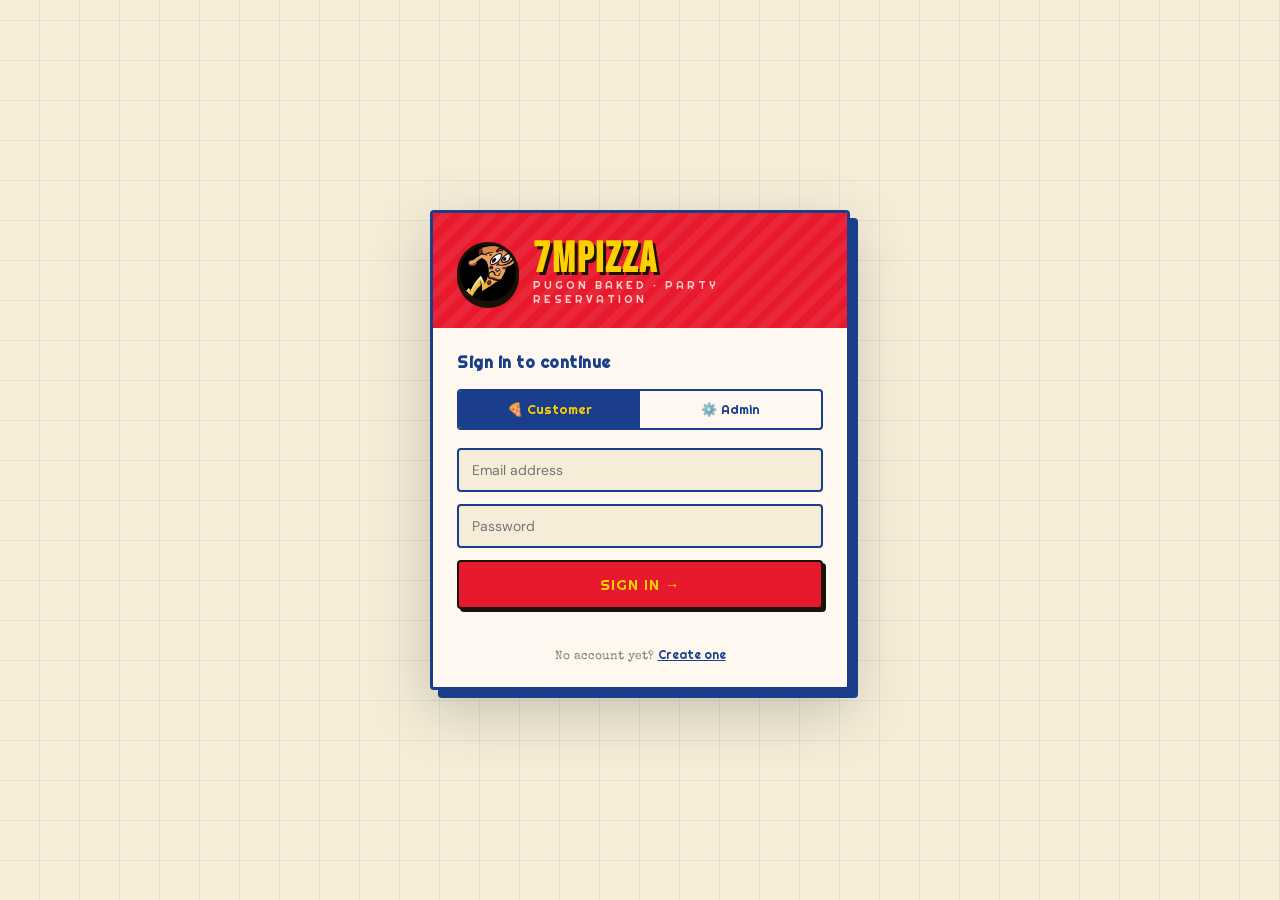
<file: index (2).html>
<!doctype html>
<html lang="en">
<head>
  <meta charset="utf-8"/>
  <meta name="viewport" content="width=device-width,initial-scale=1"/>
  <title>7MPizza — Party Reservation</title>
  <link rel="preconnect" href="https://fonts.googleapis.com"/>
  <link rel="preconnect" href="https://fonts.gstatic.com" crossorigin/>
  <link href="https://fonts.googleapis.com/css2?family=Bebas+Neue&family=Righteous&family=DM+Sans:wght@300;400;500;600&family=Special+Elite&display=swap" rel="stylesheet"/>
  <style>
    /* ═══════════════════════════════════════
       ROOT / DINER PALETTE
    ═══════════════════════════════════════ */
    :root{
      --red:     #E8192C;
      --red-dk:  #B5101F;
      --red-lt:  rgba(232,25,44,.12);
      --blue:    #1A3E8C;
      --blue-lt: rgba(26,62,140,.15);
      --blue-br: #2A5FD4;
      --yellow:  #FFD000;
      --yellow-dk:#E6A800;
      --yellow-lt:rgba(255,208,0,.15);
      --white:   #FFF8F0;
      --cream:   #F5EDD8;
      --charcoal:#1A1208;
      --ink:     #2C1A00;
      --muted:   #8C7A62;
      --line:    rgba(26,62,140,.18);
      --shadow:  0 8px 32px rgba(26,18,0,.22);
      --ease:    cubic-bezier(.2,.8,.2,1);
      --font-head: 'Bebas Neue', sans-serif;
      --font-sub:  'Righteous', sans-serif;
      --font-body: 'DM Sans', sans-serif;
      --font-mono: 'Special Elite', serif;
    }

    *{ box-sizing:border-box; margin:0; padding:0; }
    html,body{ height:100%; }

    body{
      font-family: var(--font-body);
      color: var(--ink);
      background:
        repeating-linear-gradient(
          0deg,
          transparent,
          transparent 39px,
          rgba(26,62,140,.06) 39px,
          rgba(26,62,140,.06) 40px
        ),
        repeating-linear-gradient(
          90deg,
          transparent,
          transparent 39px,
          rgba(26,62,140,.06) 39px,
          rgba(26,62,140,.06) 40px
        ),
        var(--cream);
      min-height:100vh;
    }

    /* ═══════════════════════════════════════
       LOGIN SCREEN
    ═══════════════════════════════════════ */
    #loginScreen{
      position:fixed;inset:0;
      display:flex;align-items:center;justify-content:center;
      z-index:1000;
      background:
        repeating-linear-gradient(0deg,transparent,transparent 39px,rgba(26,62,140,.08) 39px,rgba(26,62,140,.08) 40px),
        repeating-linear-gradient(90deg,transparent,transparent 39px,rgba(26,62,140,.08) 39px,rgba(26,62,140,.08) 40px),
        var(--cream);
    }

    .loginCard{
      width:min(420px,94%);
      background: var(--white);
      border:3px solid var(--blue);
      border-radius:4px;
      box-shadow:
        8px 8px 0 var(--blue),
        0 20px 60px rgba(0,0,0,.2);
      overflow:hidden;
    }

    .loginBanner{
      background: var(--red);
      padding:28px 24px 22px;
      text-align:center;
      position:relative;
      overflow:hidden;
    }
    .loginBanner::before{
      content:'';
      position:absolute;inset:0;
      background: repeating-linear-gradient(
        -45deg,
        transparent,transparent 8px,
        rgba(255,255,255,.06) 8px,rgba(255,255,255,.06) 16px
      );
    }
    .loginLogo{
      display:flex;align-items:center;justify-content:center;gap:14px;
      position:relative;
    }
    .loginLogoIcon{
      width:62px;height:62px;
      background: var(--yellow);
      border:3px solid var(--charcoal);
      border-radius:50%;
      display:grid;place-items:center;
      font-family: var(--font-head);
      font-size:22px;
      color: var(--charcoal);
      box-shadow:0 4px 0 var(--charcoal);
      flex-shrink:0;
    }
    .loginLogoText{ text-align:left; }
    .loginLogoText h1{
      font-family: var(--font-head);
      font-size:42px;
      color: var(--yellow);
      line-height:.9;
      letter-spacing:2px;
      text-shadow:3px 3px 0 var(--charcoal);
    }
    .loginLogoText p{
      font-family: var(--font-sub);
      font-size:11px;
      color:rgba(255,248,240,.8);
      letter-spacing:3px;
      text-transform:uppercase;
    }

    .loginBody{ padding:24px; }
    .loginBody h2{
      font-family:var(--font-sub);
      font-size:16px;
      color:var(--blue);
      margin-bottom:16px;
      letter-spacing:.5px;
    }
    .loginTabs{
      display:flex;gap:0;margin-bottom:18px;
      border:2px solid var(--blue);border-radius:4px;overflow:hidden;
    }
    .loginTab{
      flex:1;padding:10px;
      background:transparent;
      color:var(--blue);
      font-family:var(--font-sub);font-size:13px;
      cursor:pointer;border:none;transition:all .15s;
    }
    .loginTab.active{background:var(--blue);color:var(--yellow);}
    .loginInput{
      width:100%;padding:11px 13px;
      border:2px solid var(--blue);
      border-radius:4px;
      background:var(--cream);
      color:var(--ink);
      font-family:var(--font-body);font-size:14px;
      outline:none;margin-bottom:12px;
      transition:border-color .15s,box-shadow .15s;
    }
    .loginInput:focus{border-color:var(--red);box-shadow:0 0 0 3px rgba(232,25,44,.12);}
    .loginBtn{
      width:100%;padding:13px;
      background:var(--red);
      border:2px solid var(--charcoal);
      border-radius:4px;
      color:var(--yellow);
      font-family:var(--font-sub);font-size:15px;
      cursor:pointer;letter-spacing:1px;
      box-shadow:3px 3px 0 var(--charcoal);
      transition:all .12s;
    }
    .loginBtn:hover{transform:translate(-1px,-1px);box-shadow:4px 4px 0 var(--charcoal);}
    .loginBtn:active{transform:translate(2px,2px);box-shadow:1px 1px 0 var(--charcoal);}
    .loginErr{color:var(--red);font-size:12px;margin-top:8px;min-height:18px;font-family:var(--font-sub);}
    .loginNote{font-size:11px;color:var(--muted);margin-top:10px;text-align:center;}
    .loginNote strong{color:var(--blue);}

    .loginSwitch{
      font-size:12px;color:var(--muted);
      text-align:center;margin-top:12px;
      font-family:var(--font-mono);
    }
    .loginSwitch button{
      background:none;border:none;
      color:var(--blue);font-family:var(--font-sub);font-size:12px;
      cursor:pointer;text-decoration:underline;padding:0;
    }

    /* Logged-in user info in topbar */
    .userAvatar{
      width:28px;height:28px;border-radius:50%;
      background:var(--yellow);
      border:2px solid var(--charcoal);
      display:grid;place-items:center;
      font-family:var(--font-head);font-size:13px;
      color:var(--charcoal);flex-shrink:0;
    }

    /* ═══════════════════════════════════════
       APP SHELL
    ═══════════════════════════════════════ */
    #appShell{display:none;flex-direction:column;min-height:100vh;}
    #appShell.visible{display:flex;}

    /* ── TOPBAR ── */
    .topbar{
      position:sticky;top:0;z-index:10;
      display:flex;align-items:center;justify-content:space-between;gap:12px;
      padding:0 20px;
      background:var(--red);
      border-bottom:4px solid var(--charcoal);
      flex-shrink:0;
      min-height:62px;
    }
    .brand{display:flex;align-items:center;gap:12px;}
    .logo{
      width:44px;height:44px;
      background:var(--yellow);
      border:2px solid var(--charcoal);
      border-radius:50%;
      display:grid;place-items:center;
      font-family:var(--font-head);font-size:16px;
      color:var(--charcoal);flex-shrink:0;
      box-shadow:2px 2px 0 var(--charcoal);
    }
    .brand h1{
      font-family:var(--font-head);
      font-size:26px;font-weight:400;
      color:var(--yellow);
      letter-spacing:2px;
      text-shadow:2px 2px 0 var(--charcoal);
    }
    .brand p{font-size:10px;color:rgba(255,248,240,.75);font-family:var(--font-sub);letter-spacing:2px;}

    .navTabs{display:flex;gap:6px;}
    .navTab{
      padding:8px 16px;
      background:transparent;
      border:2px solid rgba(255,255,255,.25);
      border-radius:4px;
      color:rgba(255,248,240,.75);
      font-family:var(--font-sub);font-size:12px;
      cursor:pointer;transition:all .15s;letter-spacing:.5px;
    }
    .navTab.active{background:var(--yellow);border-color:var(--charcoal);color:var(--charcoal);box-shadow:2px 2px 0 var(--charcoal);}
    .navTab:hover:not(.active){background:rgba(255,255,255,.12);color:var(--white);}

    .topRight{display:flex;align-items:center;gap:8px;}
    .userBadge{
      padding:6px 12px;
      background:rgba(255,255,255,.12);
      border:1px solid rgba(255,255,255,.25);
      border-radius:4px;
      font-size:11px;color:rgba(255,248,240,.8);
      font-family:var(--font-sub);letter-spacing:.5px;
    }
    .userBadge span{color:var(--yellow);}
    .logoutBtn{
      padding:7px 13px;
      background:transparent;
      border:2px solid rgba(255,255,255,.4);
      border-radius:4px;
      color:rgba(255,248,240,.85);
      font-family:var(--font-sub);font-size:12px;
      cursor:pointer;transition:all .15s;
    }
    .logoutBtn:hover{background:rgba(0,0,0,.2);border-color:rgba(255,255,255,.6);}

    /* ═══════════════════════════════════════
       PAGES
    ═══════════════════════════════════════ */
    .page{display:none;padding:20px;}
    .page.active{display:block;}

    /* ═══════════════════════════════════════
       CARD
    ═══════════════════════════════════════ */
    .card{
      background:var(--white);
      border:3px solid var(--charcoal);
      border-radius:4px;
      padding:18px;
      box-shadow:5px 5px 0 var(--charcoal);
    }

    /* ═══════════════════════════════════════
       SECTION TITLES
    ═══════════════════════════════════════ */
    .sectionTitle{
      font-family:var(--font-head);
      font-size:28px;color:var(--red);
      letter-spacing:2px;
      border-bottom:3px solid var(--yellow);
      padding-bottom:6px;
      margin-bottom:14px;
    }
    .sectionSub{
      font-family:var(--font-sub);
      font-size:11px;color:var(--blue);
      letter-spacing:1.5px;text-transform:uppercase;
      margin-bottom:10px;
    }

    /* ═══════════════════════════════════════
       LEGEND CHIPS
    ═══════════════════════════════════════ */
    .chip{
      display:inline-flex;gap:7px;align-items:center;
      padding:5px 11px;
      border:2px solid var(--charcoal);border-radius:4px;
      background:var(--cream);
      font-family:var(--font-sub);font-size:11px;color:var(--ink);
    }
    .dot{width:9px;height:9px;border-radius:999px;flex-shrink:0;border:1.5px solid var(--charcoal);}
    .dot.av{background:#22C55E;}
    .dot.sel{background:var(--blue-br);}
    .dot.res{background:var(--red);}

    /* ═══════════════════════════════════════
       CLIENT GRID LAYOUT
    ═══════════════════════════════════════ */
    .clientGrid{
      display:grid;
      grid-template-columns:1.55fr 1fr;
      gap:16px;align-items:start;
      max-width:1340px;margin:0 auto;
    }
    @media(max-width:1060px){.clientGrid{grid-template-columns:1fr;}}

    /* ═══════════════════════════════════════
       FLOOR PLAN
    ═══════════════════════════════════════ */
    .floorHeader{
      display:flex;align-items:flex-end;justify-content:space-between;
      gap:10px;margin-bottom:12px;
    }
    .floorHeader h2{
      font-family:var(--font-head);font-size:24px;
      color:var(--blue);letter-spacing:2px;
    }
    .floorHint{font-size:11px;color:var(--muted);font-family:var(--font-sub);}

    .floor{
      position:relative;height:540px;
      border-radius:4px;
      border:3px solid var(--charcoal);
      background:
        repeating-linear-gradient(0deg,transparent,transparent 39px,rgba(26,62,140,.07) 39px,rgba(26,62,140,.07) 40px),
        repeating-linear-gradient(90deg,transparent,transparent 39px,rgba(26,62,140,.07) 39px,rgba(26,62,140,.07) 40px),
        #FDF6E3;
      overflow:hidden;
      box-shadow:inset 0 0 0 6px rgba(26,62,140,.06);
    }

    /* Diner stripe top accent */
    .floor::before{
      content:'';position:absolute;top:0;left:0;right:0;height:6px;
      background:repeating-linear-gradient(90deg,var(--red) 0,var(--red) 20px,var(--yellow) 20px,var(--yellow) 40px,var(--blue) 40px,var(--blue) 60px);
      z-index:2;
    }

    .roomLabel{
      position:absolute;top:18px;left:14px;
      font-family:var(--font-sub);font-size:10px;font-weight:700;
      color:var(--blue);letter-spacing:2px;text-transform:uppercase;
      z-index:3;
    }
    .note{
      position:absolute;top:18px;left:50%;transform:translateX(-50%);
      white-space:nowrap;
      font-family:var(--font-sub);font-size:10px;color:var(--muted);
      letter-spacing:.5px;
      padding:5px 13px;
      border:1.5px solid rgba(26,62,140,.2);
      border-radius:999px;
      background:rgba(255,248,240,.85);
      z-index:3;
    }

    /* RIGHT WALL — karaoke screen */
    .screen{
      position:absolute;right:0;top:0;bottom:0;width:82px;
      display:flex;flex-direction:column;align-items:center;justify-content:center;
      border-left:3px solid var(--charcoal);
      background:
        repeating-linear-gradient(-45deg,rgba(26,62,140,.04),rgba(26,62,140,.04) 4px,transparent 4px,transparent 10px),
        rgba(26,62,140,.06);
      gap:10px;padding:14px 8px;
    }
    .screenBar{
      width:12px;height:210px;
      border:2px solid var(--blue);
      border-radius:4px;
      background:rgba(26,62,140,.08);flex-shrink:0;
    }
    .screenText{
      font-family:var(--font-sub);font-size:9px;
      color:var(--blue);letter-spacing:1px;
      text-transform:uppercase;text-align:center;line-height:1.7;
    }

    /* BAR ZONE */
    .barZone{
      position:absolute;bottom:0;left:0;right:82px;height:190px;
      border-top:3px dashed rgba(26,62,140,.2);
      background:rgba(255,208,0,.06);
    }
    .barZoneLabel{
      position:absolute;top:10px;left:14px;
      font-family:var(--font-sub);font-size:9.5px;
      letter-spacing:2px;text-transform:uppercase;
      color:var(--blue);opacity:.6;
    }
    .barTable{
      position:absolute;bottom:22px;left:50%;transform:translateX(-50%);
      width:68%;height:52px;
      border-radius:4px;
      border:2.5px solid var(--charcoal);
      background:rgba(255,208,0,.18);
    }
    .barTableLabel{
      position:absolute;bottom:84px;left:50%;transform:translateX(-50%);
      font-family:var(--font-sub);font-size:10px;
      color:var(--ink);opacity:.55;white-space:nowrap;
    }

    /* ── TABLE / SEAT ── */
    .table,.seat{
      position:absolute;
      border:2.5px solid var(--charcoal);
      background:var(--white);
      color:var(--ink);
      cursor:pointer;
      display:flex;flex-direction:column;
      justify-content:center;align-items:center;gap:4px;
      font-family:var(--font-body);
      transition:transform .12s var(--ease),box-shadow .14s var(--ease),
                  border-color .14s,background .14s;
      box-shadow:3px 3px 0 var(--charcoal);
    }
    .table{width:92px;height:92px;border-radius:4px;padding:10px;}
    .seat{width:64px;height:42px;border-radius:999px;flex-direction:row;
          justify-content:space-between;padding:8px 12px;}

    .table:hover:not([aria-disabled="true"]),
    .seat:hover:not([aria-disabled="true"]){
      transform:translate(-2px,-2px);box-shadow:5px 5px 0 var(--charcoal);
    }
    .table:active:not([aria-disabled="true"]),
    .seat:active:not([aria-disabled="true"]){
      transform:translate(2px,2px);box-shadow:1px 1px 0 var(--charcoal);
    }

    .label{font-family:var(--font-sub);font-weight:700;font-size:14px;}
    .cap{font-size:10.5px;color:var(--muted);}

    /* STATUS */
    .available{background:rgba(34,197,94,.1);border-color:#16A34A;}
    .available .label{color:#15803D;}

    .selected{
      background:var(--yellow-lt);border-color:var(--blue);
      box-shadow:3px 3px 0 var(--blue),0 0 0 2px var(--yellow);
    }
    .selected .label{color:var(--blue);}

    .reserved{
      background:var(--red-lt);border-color:var(--red);
      cursor:not-allowed;opacity:.75;
      box-shadow:3px 3px 0 var(--red-dk);
    }
    .reserved .label{color:var(--red);}

    /* ═══════════════════════════════════════
       SIDEBAR / FORM
    ═══════════════════════════════════════ */
    .sideCard h2{
      font-family:var(--font-head);font-size:26px;
      color:var(--red);letter-spacing:2px;margin-bottom:12px;
    }
    .sideCard h3{
      font-family:var(--font-sub);font-size:10px;font-weight:700;
      color:var(--blue);letter-spacing:1.5px;text-transform:uppercase;
      margin-bottom:8px;padding-bottom:5px;
      border-bottom:2px solid var(--yellow);
    }

    .selectedBox{
      border:2.5px solid var(--blue);border-radius:4px;
      padding:11px;background:var(--blue-lt);margin-bottom:12px;
      box-shadow:3px 3px 0 var(--blue);
    }
    .selectedTitle{font-size:10px;color:var(--blue);font-family:var(--font-sub);letter-spacing:1px;text-transform:uppercase;margin-bottom:4px;}
    .selectedList{font-family:var(--font-sub);font-weight:700;font-size:15px;color:var(--ink);}
    .selectedMeta{margin-top:4px;font-size:11px;color:var(--muted);}

    .form label{
      display:flex;flex-direction:column;gap:5px;
      font-size:10px;color:var(--blue);
      font-family:var(--font-sub);letter-spacing:1px;text-transform:uppercase;
    }
    .form input{
      padding:10px 12px;border-radius:4px;
      border:2px solid rgba(26,62,140,.25);
      background:var(--cream);color:var(--ink);
      font-family:var(--font-body);font-size:13px;outline:none;
      transition:border-color .15s,box-shadow .15s;
    }
    .form input::placeholder{color:rgba(140,122,98,.45);}
    .form input:focus{border-color:var(--red);box-shadow:0 0 0 3px rgba(232,25,44,.1);}

    .row{margin:8px 0;}
    .row.two{display:grid;grid-template-columns:1fr 1fr;gap:10px;}

    .actions{display:flex;gap:8px;flex-wrap:wrap;margin-top:12px;}

    /* ── BUTTONS ── */
    .btn{
      font-family:var(--font-sub);font-size:12px;letter-spacing:.5px;
      border:2px solid var(--charcoal);
      background:var(--white);color:var(--charcoal);
      padding:9px 14px;border-radius:4px;
      cursor:pointer;
      box-shadow:2px 2px 0 var(--charcoal);
      transition:transform .1s,box-shadow .1s;
    }
    .btn:hover{transform:translate(-1px,-1px);box-shadow:3px 3px 0 var(--charcoal);}
    .btn:active{transform:translate(1px,1px);box-shadow:1px 1px 0 var(--charcoal);}

    .btn.primary{background:var(--red);border-color:var(--charcoal);color:var(--yellow);}
    .btn.primary:hover{background:var(--red-dk);}

    .btn.danger{background:var(--red);border-color:var(--charcoal);color:#fff;}

    .btn.success{background:#16A34A;border-color:var(--charcoal);color:#fff;}

    .btn.sm{padding:6px 10px;font-size:11px;}

    .hint{margin:7px 0 0;font-size:12px;color:var(--muted);min-height:17px;font-family:var(--font-sub);}
    .tiny{margin:7px 0 0;font-size:11px;color:var(--muted);opacity:.6;}

    .sep{border:none;border-top:2px dashed rgba(26,62,140,.15);margin:12px 0;}

    /* ═══════════════════════════════════════
       RESERVATION LIST
    ═══════════════════════════════════════ */
    .resList{display:flex;flex-direction:column;gap:8px;}
    .resItem{
      border:2.5px solid var(--charcoal);border-radius:4px;
      padding:11px 12px;background:var(--cream);
      box-shadow:3px 3px 0 rgba(26,18,0,.12);
      transition:transform .1s,box-shadow .1s;
    }
    .resItem:hover{transform:translate(-1px,-1px);box-shadow:4px 4px 0 rgba(26,18,0,.15);}
    .resItem .top{display:flex;align-items:center;justify-content:space-between;gap:10px;}
    .resItem .top strong{font-family:var(--font-sub);font-size:13px;color:var(--ink);}
    .badge{
      font-family:var(--font-sub);font-size:10px;
      padding:3px 9px;border-radius:4px;
      border:1.5px solid var(--charcoal);
      color:var(--charcoal);font-weight:600;white-space:nowrap;
    }
    .badge.res{background:var(--red);color:var(--yellow);}
    .badge.cancelled{background:var(--muted);color:#fff;border-color:var(--muted);}
    .badge.seated{background:#16A34A;color:#fff;border-color:#14532D;}
    .resItem .meta{margin-top:5px;font-size:11.5px;color:var(--muted);line-height:1.65;}

    /* ═══════════════════════════════════════
       POS MENU (CLIENT)
    ═══════════════════════════════════════ */
    .posSection{margin-top:10px;}
    .menuGrid{display:grid;grid-template-columns:1fr 1fr;gap:6px;margin-bottom:8px;}
    .menuBtn{
      padding:8px 10px;border-radius:4px;
      border:2px solid rgba(26,62,140,.2);
      background:var(--cream);color:var(--ink);
      font-family:var(--font-body);cursor:pointer;text-align:left;
      transition:all .12s;
    }
    .menuBtn:hover{background:var(--blue-lt);border-color:var(--blue);}
    .menuBtn .mname{font-family:var(--font-sub);font-size:11px;font-weight:600;display:block;margin-bottom:2px;color:var(--ink);}
    .menuBtn .mprice{color:var(--red);font-family:var(--font-sub);font-size:11px;font-weight:700;}

    .orderLine{display:flex;align-items:center;gap:8px;padding:6px 0;border-bottom:1.5px dashed rgba(26,62,140,.12);}
    .orderLine:last-child{border-bottom:none;}
    .orderName{flex:1;font-size:12px;color:var(--ink);}
    .orderQty{display:flex;align-items:center;gap:5px;}
    .qtyBtn{
      width:22px;height:22px;border-radius:4px;
      border:1.5px solid var(--charcoal);
      background:var(--cream);color:var(--ink);
      cursor:pointer;font-size:13px;display:grid;place-items:center;
      transition:background .12s;box-shadow:1px 1px 0 var(--charcoal);
    }
    .qtyBtn:hover{background:var(--yellow-lt);}
    .orderEmpty{font-size:12px;color:var(--muted);padding:6px 0;font-style:italic;font-family:var(--font-mono);}
    .orderTotalRow{
      text-align:right;padding:7px 0 3px;
      border-top:2px solid var(--yellow);
      font-family:var(--font-sub);font-size:13px;font-weight:700;color:var(--red);
    }

    /* ═══════════════════════════════════════
       ADMIN PAGE
    ═══════════════════════════════════════ */
    #pageAdmin{padding:18px;}
    .statsRow{
      display:grid;grid-template-columns:repeat(3,1fr);
      gap:12px;margin-bottom:16px;
      max-width:1340px;margin-left:auto;margin-right:auto;
    }
    @media(max-width:700px){.statsRow{grid-template-columns:1fr 1fr;}}
    .statCard{
      background:var(--white);
      border:3px solid var(--charcoal);border-radius:4px;
      padding:16px;
      box-shadow:4px 4px 0 var(--charcoal);
      position:relative;overflow:hidden;
    }
    .statCard::after{
      content:'';position:absolute;top:0;left:0;right:0;height:4px;
      background:var(--red);
    }
    .statLabel{font-family:var(--font-sub);font-size:10px;color:var(--muted);letter-spacing:1.5px;text-transform:uppercase;margin-bottom:5px;}
    .statVal{font-family:var(--font-head);font-size:34px;color:var(--ink);letter-spacing:1px;}
    .statSub{font-size:11px;color:var(--muted);margin-top:2px;font-family:var(--font-sub);}

    .adminGrid{display:grid;grid-template-columns:1fr 1fr;gap:16px;max-width:1340px;margin:0 auto;}
    @media(max-width:900px){.adminGrid{grid-template-columns:1fr;}}

    /* CALENDAR */
    .calHeader{display:flex;align-items:center;justify-content:space-between;margin-bottom:12px;}
    .calTitle{font-family:var(--font-head);font-size:22px;color:var(--blue);letter-spacing:1px;}
    .calNav{display:flex;gap:6px;}
    .calGrid{display:grid;grid-template-columns:repeat(7,1fr);gap:4px;}
    .calDayLabel{
      text-align:center;font-family:var(--font-sub);font-size:10px;
      color:var(--muted);letter-spacing:.5px;padding:5px 0;
    }
    .calDay{
      aspect-ratio:1;border-radius:4px;
      display:flex;flex-direction:column;align-items:center;justify-content:center;
      cursor:pointer;font-family:var(--font-sub);font-size:12px;
      border:1.5px solid transparent;transition:all .12s;
      position:relative;gap:2px;color:var(--ink);
    }
    .calDay:hover:not(.empty){background:var(--cream);border-color:var(--blue);}
    .calDay.today{border-color:var(--red);background:rgba(232,25,44,.07);color:var(--red);}
    .calDay.selected{background:var(--blue);color:var(--white);border-color:var(--charcoal);}
    .calDay.hasRes::after{content:'';width:5px;height:5px;border-radius:999px;background:var(--red);position:absolute;bottom:3px;}
    .calDay.empty{cursor:default;}
    .dayDetail{margin-top:12px;}
    .dayDetailTitle{font-family:var(--font-sub);font-size:10px;letter-spacing:1px;text-transform:uppercase;color:var(--blue);margin-bottom:8px;}
    .dayResList{display:flex;flex-direction:column;gap:6px;max-height:240px;overflow-y:auto;}
    .dayResItem{border:2px solid var(--charcoal);border-radius:4px;padding:9px 11px;background:var(--cream);}
    .dayResItem .top{display:flex;align-items:center;justify-content:space-between;}
    .dayResItem .top strong{font-family:var(--font-sub);font-size:13px;}
    .dayResItem .meta{margin-top:4px;font-size:11.5px;color:var(--muted);line-height:1.6;}

    /* ADMIN LIST */
    .cardTitle{font-family:var(--font-head);font-size:22px;color:var(--blue);letter-spacing:1px;}
    .filterBar{display:flex;gap:6px;flex-wrap:wrap;margin-bottom:10px;}
    .filterBtn{
      padding:5px 12px;border-radius:4px;font-family:var(--font-sub);font-size:11px;
      border:2px solid var(--charcoal);background:var(--cream);color:var(--ink);
      cursor:pointer;transition:all .12s;box-shadow:2px 2px 0 var(--charcoal);
    }
    .filterBtn.active{background:var(--blue);color:var(--yellow);}

    .adminResList{display:flex;flex-direction:column;gap:8px;max-height:520px;overflow-y:auto;}
    .adminResItem{
      border:2.5px solid var(--charcoal);border-radius:4px;
      padding:11px 12px;background:var(--cream);
      box-shadow:3px 3px 0 rgba(26,18,0,.1);
    }
    .adminResItem .top{display:flex;align-items:center;justify-content:space-between;gap:8px;flex-wrap:wrap;}
    .adminResItem .top strong{font-family:var(--font-sub);font-size:13px;}
    .adminResItem .meta{margin-top:4px;font-size:11.5px;color:var(--muted);line-height:1.6;}
    .adminResItem .orderSummary{margin-top:5px;padding-top:5px;border-top:1.5px dashed rgba(26,62,140,.15);font-size:11.5px;color:var(--ink);}
    .adminActions{display:flex;gap:6px;flex-wrap:wrap;margin-top:8px;}

    /* ═══════════════════════════════════════
       MODAL
    ═══════════════════════════════════════ */
    .modal{
      position:fixed;inset:0;background:rgba(26,18,0,.55);
      display:none;align-items:center;justify-content:center;
      padding:18px;backdrop-filter:blur(3px);z-index:100;
    }
    .modal.show{display:flex;}
    .modalCard{
      width:min(540px,100%);
      background:var(--white);
      border:3px solid var(--charcoal);border-radius:4px;
      padding:20px 22px;
      box-shadow:6px 6px 0 var(--charcoal);
      max-height:90vh;overflow-y:auto;
    }
    .modalHeader{
      display:flex;align-items:center;justify-content:space-between;gap:10px;
      margin-bottom:14px;
      padding-bottom:10px;border-bottom:3px solid var(--yellow);
    }
    .modalHeader h3{font-family:var(--font-head);font-size:24px;color:var(--red);letter-spacing:1px;}
    .mrow{margin:9px 0;font-size:13px;color:var(--muted);display:flex;gap:10px;}
    .mrow strong{color:var(--ink);min-width:120px;display:inline-block;font-family:var(--font-sub);}
    .modalFooter{margin-top:14px;display:flex;gap:8px;justify-content:flex-end;flex-wrap:wrap;}

    /* POS MODAL */
    .posMenuGrid{display:grid;grid-template-columns:1fr 1fr;gap:7px;margin-bottom:12px;max-height:320px;overflow-y:auto;}
    .posMenuBtn{
      padding:9px 11px;border-radius:4px;
      border:2px solid rgba(26,62,140,.2);background:var(--cream);
      color:var(--ink);font-family:var(--font-body);cursor:pointer;text-align:left;transition:all .12s;
    }
    .posMenuBtn:hover{background:var(--blue-lt);border-color:var(--blue);}
    .posMenuBtn .mname{font-family:var(--font-sub);font-size:12px;font-weight:600;display:block;margin-bottom:2px;}
    .posMenuBtn .mprice{color:var(--red);font-family:var(--font-sub);font-size:11px;font-weight:700;}
    .posCatHeader{grid-column:span 2;font-family:var(--font-sub);font-size:10px;color:var(--blue);letter-spacing:1.5px;text-transform:uppercase;padding-top:6px;border-bottom:1.5px solid var(--yellow);margin-bottom:2px;}
    .posOrderList{border:2px solid rgba(26,62,140,.15);border-radius:4px;padding:10px;min-height:56px;margin-bottom:8px;}
    .posOrderTotal{text-align:right;font-family:var(--font-sub);font-size:15px;font-weight:700;color:var(--red);padding-top:8px;border-top:2px dashed rgba(26,62,140,.15);}

    /* RECEIPT */
    .receipt{
      background:#fff;color:#111;border-radius:4px;
      padding:22px 20px;font-family:var(--font-mono);font-size:12.5px;
      max-width:320px;margin:0 auto;
      border:2px solid #ccc;
    }
    .receipt h4{font-family:var(--font-head);font-size:22px;text-align:center;margin-bottom:2px;color:var(--red);letter-spacing:2px;}
    .receipt .rSub{text-align:center;font-size:11px;color:#666;margin-bottom:12px;font-family:var(--font-sub);}
    .receipt .rDivider{border:none;border-top:1px dashed #ccc;margin:10px 0;}
    .receipt .rRow{display:flex;justify-content:space-between;margin:4px 0;font-size:12px;color:#333;}
    .receipt .rRow.bold{font-weight:700;font-size:13px;color:#111;}
    .receipt .rRow.total{font-weight:800;font-size:14.5px;border-top:2px solid #111;padding-top:8px;margin-top:4px;color:#111;}
    .receipt .rFooter{text-align:center;font-size:11px;color:#888;margin-top:12px;line-height:1.6;}

    /* SCROLLBAR */
    ::-webkit-scrollbar{width:4px;height:4px;}
    ::-webkit-scrollbar-track{background:var(--cream);}
    ::-webkit-scrollbar-thumb{background:rgba(26,62,140,.25);border-radius:99px;}

    /* DINER STRIPE FOOTER */
    .dimerStripe{
      height:8px;
      background:repeating-linear-gradient(90deg,var(--red) 0,var(--red) 20px,var(--yellow) 20px,var(--yellow) 40px,var(--blue) 40px,var(--blue) 60px);
      flex-shrink:0;
    }
  </style>
</head>
<body>

<!-- ═══════ LOGIN ═══════ -->
<div id="loginScreen">
  <div class="loginCard">
    <div class="loginBanner">
      <div class="loginLogo">
        <div class="loginLogoIcon" style="background:#000;overflow:hidden;padding:0;"><img src="[data-uri]" style="width:100%;height:100%;object-fit:cover;display:block;" alt="7MPizza Logo"/></div>
        <div class="loginLogoText">
          <h1>7MPIZZA</h1>
          <p>Pugon Baked · Party Reservation</p>
        </div>
      </div>
    </div>
    <div class="loginBody">
      <h2>Sign in to continue</h2>
      <div class="loginTabs">
        <button class="loginTab active" id="tabClient" onclick="switchLoginTab('client')">🍕 Customer</button>
        <button class="loginTab" id="tabAdmin" onclick="switchLoginTab('admin')">⚙️ Admin</button>
      </div>
      <div id="loginClientSection">
        <input class="loginInput" type="email" id="clientEmail" placeholder="Email address" onkeydown="if(event.key==='Enter')doClientLogin()"/>
        <input class="loginInput" type="password" id="clientPassword" placeholder="Password" onkeydown="if(event.key==='Enter')doClientLogin()"/>
        <button class="loginBtn" onclick="doClientLogin()">SIGN IN →</button>
        <div class="loginErr" id="clientLoginErr"></div>
        <p class="loginSwitch">No account yet? <button onclick="showRegisterForm()">Create one</button></p>
      </div>

      <!-- Register form (hidden by default) -->
      <div id="registerSection" style="display:none;">
        <input class="loginInput" type="text" id="regName" placeholder="Full name"/>
        <input class="loginInput" type="email" id="regEmail" placeholder="Email address"/>
        <input class="loginInput" type="password" id="regPassword" placeholder="Password (min. 6 characters)"/>
        <button class="loginBtn" onclick="doRegister()">CREATE ACCOUNT →</button>
        <div class="loginErr" id="regErr"></div>
        <p class="loginSwitch">Already have an account? <button onclick="showLoginForm()">Sign in</button></p>
      </div>
      <div id="loginAdminSection" style="display:none;">
        <input class="loginInput" type="password" id="adminPwInput" placeholder="Enter admin password" onkeydown="if(event.key==='Enter')doAdminLogin()"/>
        <button class="loginBtn" onclick="doAdminLogin()">SIGN IN →</button>
        <div class="loginErr" id="loginErr"></div>
        <p class="loginNote">Demo password: <strong>admin123</strong></p>
      </div>
    </div>
  </div>
</div>

<!-- ═══════ APP SHELL ═══════ -->
<div id="appShell">
  <div class="dimerStripe"></div>
  <header class="topbar">
    <div class="brand">
      <div class="logo" style="background:#000;overflow:hidden;padding:0;"><img src="[data-uri]" style="width:100%;height:100%;object-fit:cover;display:block;" alt="7M"/></div>
      <div>
        <h1>7MPIZZA</h1>
        <p id="topbarSub">PARTY RESERVATION SYSTEM</p>
      </div>
    </div>
    <nav class="navTabs" id="navTabs">
      <button class="navTab active" data-page="pageClient" onclick="switchPage('pageClient',this)">📋 Reserve</button>
      <button class="navTab" id="adminNavBtn" data-page="pageAdmin" onclick="switchPage('pageAdmin',this)" style="display:none;">⚙️ Admin Dashboard</button>
    </nav>
    <div class="topRight">
      <div class="userBadge" id="userBadge">Logged in as <span id="userLabel">Customer</span></div>
      <button class="logoutBtn" onclick="logout()">Log out</button>
    </div>
  </header>

  <!-- ═══════ CLIENT PAGE ═══════ -->
  <div class="page active" id="pageClient">
    <div class="clientGrid">
      <!-- Floor -->
      <section class="card">
        <div class="floorHeader">
          <h2 style="font-family:var(--font-head);font-size:22px;color:var(--blue);letter-spacing:2px;">FLOOR PLAN</h2>
          <div class="floorHint">Click a table to select · Click reserved table to view booking</div>
        </div>
        <div class="floor" id="floor">
          <div class="roomLabel">Dining Area</div>
          <div class="note">Tables can be combined for larger groups</div>
          <button class="table" data-id="T1" style="left:9px;top:68px;"><span class="label">T1</span><span class="cap">4 pax</span></button>
          <button class="table" data-id="T2" style="left:110px;top:68px;"><span class="label">T2</span><span class="cap">4 pax</span></button>
          <button class="table" data-id="T3" style="left:211px;top:68px;"><span class="label">T3</span><span class="cap">4 pax</span></button>
          <button class="table" data-id="T4" style="left:312px;top:68px;"><span class="label">T4</span><span class="cap">4 pax</span></button>
          <button class="table" data-id="T5" style="left:413px;top:68px;"><span class="label">T5</span><span class="cap">4 pax</span></button>
          <!-- Screen -->
          <div class="screen" aria-label="Projector Screen">
            <div class="screenBar"></div>
            <div class="screenText">Karaoke<br/>Screen</div>
          </div>
          <!-- Bar Zone -->
          <div class="barZone">
            <div class="barZoneLabel">Bar Area</div>
            <div class="barTableLabel">Bar Counter — 5 reservable seats</div>
            <div class="barTable" aria-hidden="true"></div>
          </div>
          <!-- Bar Seats -->
          <button class="seat" data-id="B1" style="left:33px;top:374px;"><span class="label">B1</span><span class="cap">1</span></button>
          <button class="seat" data-id="B2" style="left:130px;top:374px;"><span class="label">B2</span><span class="cap">1</span></button>
          <button class="seat" data-id="B3" style="left:227px;top:374px;"><span class="label">B3</span><span class="cap">1</span></button>
          <button class="seat" data-id="B4" style="left:324px;top:374px;"><span class="label">B4</span><span class="cap">1</span></button>
          <button class="seat" data-id="B5" style="left:421px;top:374px;"><span class="label">B5</span><span class="cap">1</span></button>
        </div>
        <div style="display:flex;gap:8px;margin-top:12px;flex-wrap:wrap;">
          <span class="chip"><span class="dot av"></span> Available</span>
          <span class="chip"><span class="dot sel"></span> Selected</span>
          <span class="chip"><span class="dot res"></span> Reserved</span>
        </div>
      </section>

      <!-- Sidebar -->
      <aside class="card sideCard">
        <h2>Make a Reservation</h2>
        <div class="selectedBox">
          <div class="selectedTitle">Currently selected</div>
          <div id="selectedList" class="selectedList">None</div>
          <div class="selectedMeta" id="selectedMeta">Total capacity: 0 pax</div>
        </div>
        <form id="reserveForm" class="form">
          <div class="row"><label>Customer Name<input id="resName" required placeholder="e.g., Juan dela Cruz"/></label></div>
          <div class="row"><label>Contact Number<input id="resContact" required placeholder="e.g., 09xx-xxx-xxxx"/></label></div>
          <div class="row two">
            <label>No. of Guests<input id="resPax" type="number" min="1" value="4" required/></label>
            <label>Date<input id="resDate" type="date" required/></label>
          </div>
          <div class="row"><label>Preferred Time<input id="resTime" type="time" required/></label></div>
          <div class="row"><label>Special Requests (optional)<input id="resNotes" placeholder="Theme, dietary needs, etc."/></label></div>

          <div class="sep"></div>
          <div class="posSection">
            <h3>Pre-order Food &amp; Drinks (optional)</h3>
            <div class="menuGrid" id="clientMenuGrid"></div>
            <div id="clientOrderList"></div>
            <div id="clientOrderTotal"></div>
          </div>

          <div class="actions">
            <button class="btn primary" type="submit">CONFIRM RESERVATION</button>
            <button class="btn" type="button" id="clearSelBtn">Clear Selection</button>
          </div>
          <p class="hint" id="hint"></p>
          <hr class="sep"/>
          <p class="tiny">Demo mode · Data stored locally in your browser</p>
        </form>
        <hr class="sep"/>
        <h3>Your Recent Bookings</h3>
        <div id="resList" class="resList"></div>
      </aside>
    </div>
  </div>

  <!-- ═══════ ADMIN PAGE ═══════ -->
  <div class="page" id="pageAdmin">
    <div class="statsRow" id="statsRow"></div>
    <div class="adminGrid">
      <!-- Calendar -->
      <div class="card">
        <div class="calHeader">
          <div class="calTitle" id="calTitle"></div>
          <div class="calNav">
            <button class="btn sm" onclick="calNav(-1)">‹ Prev</button>
            <button class="btn sm" onclick="calNav(1)">Next ›</button>
          </div>
        </div>
        <div class="calGrid" id="calGrid"></div>
        <div class="dayDetail" id="dayDetail" style="display:none;">
          <div class="dayDetailTitle" id="dayDetailTitle"></div>
          <div class="dayResList" id="dayResList"></div>
        </div>
      </div>
      <!-- All Reservations -->
      <div class="card">
        <div style="display:flex;align-items:center;justify-content:space-between;margin-bottom:12px;">
          <div class="cardTitle">All Reservations</div>
          <button class="btn danger sm" onclick="confirmClearAll()">Reset All</button>
        </div>
        <div class="filterBar" id="filterBar">
          <button class="filterBtn active" data-filter="all" onclick="setFilter(this)">All</button>
          <button class="filterBtn" data-filter="Reserved" onclick="setFilter(this)">Reserved</button>
          <button class="filterBtn" data-filter="Seated" onclick="setFilter(this)">Seated</button>
          <button class="filterBtn" data-filter="Cancelled" onclick="setFilter(this)">Cancelled</button>
        </div>
        <div class="adminResList" id="adminResList"></div>
      </div>
    </div>
  </div>
  <div class="dimerStripe" style="margin-top:auto;"></div>
</div>

<!-- DETAIL MODAL -->
<div class="modal" id="modal">
  <div class="modalCard">
    <div class="modalHeader"><h3>Booking Details</h3><button class="btn sm" onclick="closeModal()">✕ Close</button></div>
    <div id="modalBody"></div>
    <div class="modalFooter" id="modalFooter"></div>
  </div>
</div>

<!-- POS MODAL -->
<div class="modal" id="posModal">
  <div class="modalCard">
    <div class="modalHeader"><h3 id="posModalTitle">Add Orders</h3><button class="btn sm" onclick="closePosModal()">✕</button></div>
    <div class="posMenuGrid" id="posMenuGrid"></div>
    <div class="posOrderList" id="posOrderList"></div>
    <div class="posOrderTotal" id="posOrderTotal"></div>
    <div class="modalFooter">
      <button class="btn" onclick="closePosModal()">Cancel</button>
      <button class="btn success" id="savePosOrder">💾 Save Orders</button>
    </div>
  </div>
</div>

<!-- RECEIPT MODAL -->
<div class="modal" id="receiptModal">
  <div class="modalCard" style="max-width:380px;">
    <div class="modalHeader"><h3>Receipt</h3><button class="btn sm" onclick="closeReceiptModal()">✕</button></div>
    <div id="receiptBody"></div>
    <div class="modalFooter">
      <button class="btn primary" onclick="window.print()">🖨️ Print</button>
      <button class="btn" onclick="closeReceiptModal()">Close</button>
    </div>
  </div>
</div>

<script>
// ════════════════════════════════
// DATA
// ════════════════════════════════
const STORAGE_KEY="sevenm_v5";
const ADMIN_PW="admin123";
const SPACE={
  T1:{id:"T1",name:"Dining Table 1",cap:4,type:"table"},T2:{id:"T2",name:"Dining Table 2",cap:4,type:"table"},
  T3:{id:"T3",name:"Dining Table 3",cap:4,type:"table"},T4:{id:"T4",name:"Dining Table 4",cap:4,type:"table"},
  T5:{id:"T5",name:"Dining Table 5",cap:4,type:"table"},
  B1:{id:"B1",name:"Bar Seat 1",cap:1,type:"seat"},B2:{id:"B2",name:"Bar Seat 2",cap:1,type:"seat"},
  B3:{id:"B3",name:"Bar Seat 3",cap:1,type:"seat"},B4:{id:"B4",name:"Bar Seat 4",cap:1,type:"seat"},B5:{id:"B5",name:"Bar Seat 5",cap:1,type:"seat"},
};
const MENU=[
  {id:"M1",name:"Margherita Pizza",cat:"🍕 Pizza",price:320},
  {id:"M2",name:"Pepperoni Pizza",cat:"🍕 Pizza",price:380},
  {id:"M3",name:"BBQ Chicken Pizza",cat:"🍕 Pizza",price:400},
  {id:"M4",name:"4-Cheese Pizza",cat:"🍕 Pizza",price:420},
  {id:"M5",name:"Garlic Bread",cat:"🥗 Sides",price:120},
  {id:"M6",name:"Nachos & Dip",cat:"🥗 Sides",price:180},
  {id:"M7",name:"Caesar Salad",cat:"🥗 Sides",price:200},
  {id:"M8",name:"Iced Tea (pitcher)",cat:"🥤 Drinks",price:160},
  {id:"M9",name:"Soda (can)",cat:"🥤 Drinks",price:60},
  {id:"M10",name:"Beer (bottle)",cat:"🥤 Drinks",price:100},
  {id:"M11",name:"Water (bottle)",cat:"🥤 Drinks",price:40},
  {id:"M12",name:"Chocolate Cake",cat:"🍰 Desserts",price:180},
];

let reservations=[];
let selectedIds=new Set();
let currentRole=null;
let clientOrder={};
let posOrder={};
let posTargetId=null;
let adminFilter="all";
let calYear,calMonth,calSelected=null;
let openedResId=null;

const ge=id=>document.getElementById(id);
const qs=s=>document.querySelector(s);
const qsa=s=>document.querySelectorAll(s);
function esc(s){return String(s??"").replaceAll("&","&amp;").replaceAll("<","&lt;").replaceAll(">","&gt;").replaceAll('"',"&quot;").replaceAll("'","&#039;");}
function money(n){return "₱"+Number(n).toLocaleString("en-PH",{minimumFractionDigits:2,maximumFractionDigits:2});}
function getCap(ids){return ids.reduce((s,id)=>s+(SPACE[id]?.cap||0),0);}
function genId(){return"R_"+Date.now()+"_"+Math.floor(Math.random()*9999);}
function todayStr(){const d=new Date();return[d.getFullYear(),String(d.getMonth()+1).padStart(2,"0"),String(d.getDate()).padStart(2,"0")].join("-");}
function calcTotal(orders){return Object.entries(orders).reduce((s,[id,q])=>{const m=MENU.find(x=>x.id===id);return s+(m?m.price*q:0);},0);}
function getLines(orders){return Object.entries(orders).filter(([,q])=>q>0).map(([id,q])=>{const m=MENU.find(x=>x.id===id);return m?{...m,qty:q}:null;}).filter(Boolean);}
function loadData(){try{const r=localStorage.getItem(STORAGE_KEY);return r?JSON.parse(r):[]; }catch{return[];}}
function saveData(){localStorage.setItem(STORAGE_KEY,JSON.stringify(reservations));}

// ════════════════════════════════
// ACCOUNTS (localStorage-based)
// ════════════════════════════════
const ACCOUNTS_KEY = "sevenm_accounts_v1";
const SESSION_KEY  = "sevenm_session_v1";

function loadAccounts(){ try{ return JSON.parse(localStorage.getItem(ACCOUNTS_KEY)||"[]"); }catch{ return []; } }
function saveAccounts(list){ localStorage.setItem(ACCOUNTS_KEY, JSON.stringify(list)); }
function loadSession(){ try{ return JSON.parse(localStorage.getItem(SESSION_KEY)||"null"); }catch{ return null; } }
function saveSession(user){ localStorage.setItem(SESSION_KEY, JSON.stringify(user)); }
function clearSession(){ localStorage.removeItem(SESSION_KEY); }

let currentUser = null; // { name, email }

function showLoginForm(){
  ge("loginClientSection").style.display = "block";
  ge("registerSection").style.display   = "none";
  ge("clientLoginErr").textContent = "";
}
function showRegisterForm(){
  ge("loginClientSection").style.display = "none";
  ge("registerSection").style.display   = "block";
  ge("regErr").textContent = "";
}

function doClientLogin(){
  const email    = ge("clientEmail").value.trim().toLowerCase();
  const password = ge("clientPassword").value;
  ge("clientLoginErr").textContent = "";

  if(!email || !password){ ge("clientLoginErr").textContent = "Please enter your email and password."; return; }

  const accounts = loadAccounts();
  const match = accounts.find(a => a.email === email && a.password === password);
  if(!match){ ge("clientLoginErr").textContent = "Incorrect email or password."; return; }

  currentUser = { name: match.name, email: match.email };
  saveSession(currentUser);
  loginAs("client");
}

function doRegister(){
  const name     = ge("regName").value.trim();
  const email    = ge("regEmail").value.trim().toLowerCase();
  const password = ge("regPassword").value;
  ge("regErr").textContent = "";

  if(!name || !email || !password){ ge("regErr").textContent = "Please fill in all fields."; return; }
  if(password.length < 6){ ge("regErr").textContent = "Password must be at least 6 characters."; return; }
  if(!/\S+@\S+\.\S+/.test(email)){ ge("regErr").textContent = "Please enter a valid email."; return; }

  const accounts = loadAccounts();
  if(accounts.find(a => a.email === email)){ ge("regErr").textContent = "An account with that email already exists."; return; }

  accounts.push({ name, email, password });
  saveAccounts(accounts);

  currentUser = { name, email };
  saveSession(currentUser);
  loginAs("client");
}

// LOGIN
function switchLoginTab(tab){
  ge("tabClient").classList.toggle("active",tab==="client");
  ge("tabAdmin").classList.toggle("active",tab==="admin");
  const clientVisible = tab==="client";
  ge("loginClientSection").style.display = clientVisible ? "block" : "none";
  ge("registerSection").style.display    = "none";
  ge("loginAdminSection").style.display  = clientVisible ? "none"  : "block";
}
function doAdminLogin(){
  if(ge("adminPwInput").value===ADMIN_PW) loginAs("admin");
  else ge("loginErr").textContent="Incorrect password.";
}
function loginAs(role){
  currentRole=role;
  reservations=loadData();
  ge("loginScreen").style.display="none";
  ge("appShell").classList.add("visible");

  const userBadge = ge("userBadge");
  if(role==="admin"){
    ge("userLabel").textContent="Admin";
    ge("topbarSub").textContent="ADMIN DASHBOARD · FULL ACCESS";
    ge("adminNavBtn").style.display="";
    switchPage("pageAdmin",ge("adminNavBtn"));
  } else {
    if(currentUser){
      userBadge.innerHTML = `Logged in as <span style="color:var(--yellow);font-weight:600;">${escHtml(currentUser.name)}</span>`;
      const nameInput = ge("resName");
      if(nameInput && !nameInput.value) nameInput.value = currentUser.name;
    } else {
      ge("userLabel").textContent = "Customer";
    }
    switchPage("pageClient",qs('[data-page="pageClient"]'));
  }
  init();
}
function escHtml(s){return String(s??"").replaceAll("&","&amp;").replaceAll("<","&lt;").replaceAll(">","&gt;").replaceAll('"',"&quot;");}
function logout(){
  currentUser = null;
  clearSession();
  currentRole=null;selectedIds.clear();clientOrder={};
  ge("appShell").classList.remove("visible");
  ge("loginScreen").style.display="flex";
  ge("adminPwInput").value="";ge("loginErr").textContent="";
  ge("userBadge").innerHTML = `Logged in as <span id="userLabel">Customer</span>`;
  ge("clientEmail").value="";ge("clientPassword").value="";
  ge("clientLoginErr").textContent="";
  showLoginForm();
  switchLoginTab("client");
}

// NAV
function switchPage(pageId,btn){
  qsa(".navTab").forEach(b=>b.classList.remove("active"));
  if(btn) btn.classList.add("active");
  qsa(".page").forEach(p=>p.classList.remove("active"));
  ge(pageId).classList.add("active");
  if(pageId==="pageAdmin") renderAdmin();
}

// FLOOR
function updateFloor(){
  const nodes=ge("floor").querySelectorAll("[data-id]");
  const resIds=new Set();
  reservations.filter(r=>r.status!=="Cancelled").forEach(r=>r.spaceIds.forEach(id=>resIds.add(id)));
  nodes.forEach(n=>{
    const id=n.dataset.id;
    n.classList.remove("selected","reserved","available");
    if(resIds.has(id)){n.classList.add("reserved");n.setAttribute("aria-disabled","true");}
    else{n.setAttribute("aria-disabled","false");n.classList.add(selectedIds.has(id)?"selected":"available");}
  });
}
function updateSummary(){
  const ids=[...selectedIds];
  ge("selectedList").textContent=ids.length?ids.join(", "):"None";
  ge("selectedMeta").textContent="Total capacity: "+getCap(ids)+" pax";
}
function setHint(msg,type){
  const el=ge("hint");el.textContent=msg||"";
  el.style.color=type==="good"?"#15803D":type==="bad"?"var(--red)":"var(--muted)";
}

ge("floor").querySelectorAll("[data-id]").forEach(node=>{
  node.addEventListener("click",()=>{
    const id=node.dataset.id;
    if(node.classList.contains("reserved")){
      const r=reservations.find(x=>x.status!=="Cancelled"&&x.spaceIds.includes(id));
      if(r) openModal(r.id); return;
    }
    if(selectedIds.has(id)) selectedIds.delete(id); else selectedIds.add(id);
    updateFloor();updateSummary();setHint("");
  });
});
ge("clearSelBtn").addEventListener("click",()=>{selectedIds.clear();updateFloor();updateSummary();setHint("");});

// CLIENT ORDER
function buildClientMenu(){
  const grid=ge("clientMenuGrid");grid.innerHTML="";
  MENU.forEach(m=>{
    const b=document.createElement("button");b.className="menuBtn";b.type="button";
    b.innerHTML=`<span class="mname">${esc(m.name)}</span><span class="mprice">${money(m.price)}</span>`;
    b.onclick=()=>{clientOrder[m.id]=(clientOrder[m.id]||0)+1;renderClientOrder();};
    grid.appendChild(b);
  });
}
function renderClientOrder(){
  const el=ge("clientOrderList");const totEl=ge("clientOrderTotal");
  const lines=getLines(clientOrder);
  if(!lines.length){el.innerHTML=`<div class="orderEmpty">No items added yet.</div>`;totEl.innerHTML="";return;}
  el.innerHTML=lines.map(l=>`
    <div class="orderLine">
      <span class="orderName">${esc(l.name)}</span>
      <div class="orderQty">
        <button class="qtyBtn" type="button" onclick="adjClient('${l.id}',-1)">−</button>
        <span style="min-width:20px;text-align:center;font-weight:600;font-size:13px;">${l.qty}</span>
        <button class="qtyBtn" type="button" onclick="adjClient('${l.id}',1)">+</button>
      </div>
      <span style="color:var(--red);font-weight:700;min-width:62px;text-align:right;font-size:12px;font-family:var(--font-sub);">${money(l.price*l.qty)}</span>
    </div>`).join("");
  totEl.innerHTML=`<div class="orderTotalRow">Pre-order total: <strong>${money(calcTotal(clientOrder))}</strong></div>`;
}
function adjClient(id,d){clientOrder[id]=(clientOrder[id]||0)+d;if(clientOrder[id]<=0)delete clientOrder[id];renderClientOrder();}

// SUBMIT
ge("reserveForm").addEventListener("submit",e=>{
  e.preventDefault();setHint("");
  const ids=[...selectedIds];
  if(!ids.length){setHint("Please select at least one table or seat.","bad");return;}
  const anyRes=ids.some(id=>reservations.some(r=>r.status!=="Cancelled"&&r.spaceIds.includes(id)));
  if(anyRes){setHint("A selected table is already reserved.","bad");return;}
  const name=ge("resName").value.trim();
  const contact=ge("resContact").value.trim();
  const pax=Number(ge("resPax").value||0);
  const date=ge("resDate").value;
  const time=ge("resTime").value;
  const notes=ge("resNotes").value.trim();
  if(!name||!contact||!date||!time||pax<=0){setHint("Please complete all required fields.","bad");return;}
  if(!/^[0-9+\-\s()]{7,20}$/.test(contact)){setHint("Please enter a valid contact number.","bad");return;}
  const cap=getCap(ids);
  if(pax>cap){setHint(`${pax} guests exceed selected capacity (${cap}). Please add more tables.`,"bad");return;}
  const conflict=ids.some(id=>reservations.some(r=>r.status!=="Cancelled"&&r.date===date&&r.time===time&&r.spaceIds.includes(id)));
  if(conflict){setHint("A selected space is already booked at that date/time.","bad");return;}
  const res={id:genId(),name,contact,pax,date,time,notes,status:"Reserved",spaceIds:ids,createdAt:new Date().toISOString(),orders:Object.keys(clientOrder).length?{...clientOrder}:{}};
  reservations.push(res);saveData();
  selectedIds.clear();clientOrder={};
  updateFloor();updateSummary();renderClientResList();renderClientOrder();
  ge("reserveForm").reset();initDate();
  setHint("✅ Reservation confirmed!","good");
});

// CLIENT LIST
function renderClientResList(){
  const el=ge("resList");
  const sorted=[...reservations].sort((a,b)=>(b.createdAt||"").localeCompare(a.createdAt||""));
  if(!sorted.length){el.innerHTML=`<div class="hint">No reservations yet.</div>`;return;}
  el.innerHTML="";
  sorted.slice(0,8).forEach(r=>{
    const sc=r.status==="Cancelled"?"cancelled":r.status==="Seated"?"seated":"res";
    const div=document.createElement("div");div.className="resItem";
    div.innerHTML=`
      <div class="top"><strong>${esc(r.name)}</strong><span class="badge ${sc}">${r.status}</span></div>
      <div class="meta">${r.date} at ${r.time} · ${r.pax} guests · ${r.spaceIds.join(", ")}</div>
      <div style="margin-top:7px;"><button class="btn sm" data-view="${r.id}">View Details</button></div>`;
    el.appendChild(div);
  });
  el.querySelectorAll("[data-view]").forEach(b=>b.addEventListener("click",()=>openModal(b.dataset.view)));
}

// MODAL
function openModal(resId){
  const r=reservations.find(x=>x.id===resId);if(!r) return;
  openedResId=resId;
  const lines=getLines(r.orders||{});
  const tot=calcTotal(r.orders||{});
  const sc=r.status==="Cancelled"?"cancelled":r.status==="Seated"?"seated":"res";
  ge("modalBody").innerHTML=`
    <div class="mrow"><strong>Name</strong>${esc(r.name)}</div>
    <div class="mrow"><strong>Contact</strong>${esc(r.contact)}</div>
    <div class="mrow"><strong>Date / Time</strong>${r.date} · ${r.time}</div>
    <div class="mrow"><strong>Guests</strong>${r.pax}</div>
    <div class="mrow"><strong>Space</strong>${r.spaceIds.join(", ")}</div>
    <div class="mrow"><strong>Status</strong><span class="badge ${sc}">${r.status}</span></div>
    ${r.notes?`<div class="mrow"><strong>Requests</strong>${esc(r.notes)}</div>`:""}
    ${lines.length?`
      <hr style="border:none;border-top:2px dashed rgba(26,62,140,.15);margin:12px 0;"/>
      <div class="mrow" style="font-weight:700;">Pre-order</div>
      ${lines.map(l=>`<div class="mrow"><strong>${esc(l.name)} ×${l.qty}</strong>${money(l.price*l.qty)}</div>`).join("")}
      <div class="mrow" style="color:var(--red);font-weight:700;font-family:var(--font-sub);"><strong>Total</strong>${money(tot)}</div>
    `:""}`;
  const footer=ge("modalFooter");footer.innerHTML="";
  function mkBtn(cls,txt,fn){const b=document.createElement("button");b.className="btn "+cls;b.textContent=txt;b.onclick=fn;footer.appendChild(b);}
  if(currentRole==="admin"){
    if(r.status==="Reserved") mkBtn("success","✅ Mark Seated",()=>{r.status="Seated";saveData();closeModal();refreshAll();});
    if(r.status!=="Cancelled"){
      mkBtn("primary","🍕 Add / Edit Orders",()=>{closeModal();openPosModal(resId);});
      mkBtn("","🧾 Receipt",()=>{closeModal();openReceipt(resId);});
    }
    if(r.status!=="Cancelled") mkBtn("danger","Cancel Booking",()=>{if(!confirm("Cancel this reservation?"))return;r.status="Cancelled";saveData();closeModal();refreshAll();});
  } else {
    if(lines.length) mkBtn("primary","🧾 View Receipt",()=>{closeModal();openReceipt(resId);});
    if(r.status!=="Cancelled") mkBtn("danger","Cancel Booking",()=>{if(!confirm("Cancel this reservation?"))return;r.status="Cancelled";saveData();closeModal();refreshAll();});
  }
  mkBtn("sm","Close",closeModal);
  ge("modal").classList.add("show");
}
function closeModal(){ge("modal").classList.remove("show");openedResId=null;}
ge("modal").addEventListener("click",e=>{if(e.target===ge("modal"))closeModal();});

// POS MODAL
function openPosModal(resId){
  const r=reservations.find(x=>x.id===resId);if(!r) return;
  posTargetId=resId;posOrder={...(r.orders||{})};
  ge("posModalTitle").textContent=`Orders for ${esc(r.name)}`;
  buildPosMenu();renderPosOrder();
  ge("posModal").classList.add("show");
}
function closePosModal(){ge("posModal").classList.remove("show");posTargetId=null;posOrder={};}
ge("posModal").addEventListener("click",e=>{if(e.target===ge("posModal"))closePosModal();});
ge("savePosOrder").onclick=()=>{
  if(!posTargetId) return;
  const r=reservations.find(x=>x.id===posTargetId);
  if(r){r.orders={...posOrder};saveData();refreshAll();}
  closePosModal();
};
function buildPosMenu(){
  const grid=ge("posMenuGrid");grid.innerHTML="";
  const cats=[...new Set(MENU.map(m=>m.cat))];
  cats.forEach(cat=>{
    const h=document.createElement("div");h.className="posCatHeader";h.textContent=cat;grid.appendChild(h);
    MENU.filter(m=>m.cat===cat).forEach(m=>{
      const b=document.createElement("button");b.className="posMenuBtn";
      b.innerHTML=`<span class="mname">${esc(m.name)}</span><span class="mprice">${money(m.price)}</span>`;
      b.onclick=()=>{posOrder[m.id]=(posOrder[m.id]||0)+1;renderPosOrder();};
      grid.appendChild(b);
    });
  });
}
function renderPosOrder(){
  const el=ge("posOrderList");const totEl=ge("posOrderTotal");
  const lines=getLines(posOrder);
  if(!lines.length){el.innerHTML=`<div style="font-size:12px;color:var(--muted);font-style:italic;padding:8px;font-family:var(--font-mono);">No items yet.</div>`;totEl.textContent="";return;}
  el.innerHTML=lines.map(l=>`
    <div class="orderLine">
      <span class="orderName">${esc(l.name)}</span>
      <div class="orderQty">
        <button class="qtyBtn" onclick="adjPos('${l.id}',-1)">−</button>
        <span style="min-width:20px;text-align:center;font-weight:600;font-size:13px;">${l.qty}</span>
        <button class="qtyBtn" onclick="adjPos('${l.id}',1)">+</button>
      </div>
      <span style="color:var(--red);font-weight:700;min-width:64px;text-align:right;font-size:12px;font-family:var(--font-sub);">${money(l.price*l.qty)}</span>
    </div>`).join("");
  totEl.textContent="TOTAL: "+money(calcTotal(posOrder));
}
function adjPos(id,d){posOrder[id]=(posOrder[id]||0)+d;if(posOrder[id]<=0)delete posOrder[id];renderPosOrder();}

// RECEIPT
function openReceipt(resId){
  const r=reservations.find(x=>x.id===resId);if(!r) return;
  const lines=getLines(r.orders||{});
  const sub=calcTotal(r.orders||{});
  const tax=sub*.12;const total=sub+tax;
  const now=new Date();
  ge("receiptBody").innerHTML=`
    <div class="receipt">
      <h4>7MPIZZA</h4>
      <div class="rSub">Pugon Baked · Party Reservation Receipt</div>
      <hr class="rDivider"/>
      <div class="rRow"><span>Guest</span><span>${esc(r.name)}</span></div>
      <div class="rRow"><span>Contact</span><span>${esc(r.contact)}</span></div>
      <div class="rRow"><span>Date / Time</span><span>${r.date} ${r.time}</span></div>
      <div class="rRow"><span>Space</span><span>${r.spaceIds.join(", ")}</span></div>
      <div class="rRow"><span>Guests</span><span>${r.pax} pax</span></div>
      <hr class="rDivider"/>
      ${lines.length?`
        <div class="rRow bold"><span>Item</span><span>Amount</span></div>
        ${lines.map(l=>`<div class="rRow"><span>${esc(l.name)} ×${l.qty}</span><span>${money(l.price*l.qty)}</span></div>`).join("")}
        <hr class="rDivider"/>
        <div class="rRow"><span>Subtotal</span><span>${money(sub)}</span></div>
        <div class="rRow"><span>VAT (12%)</span><span>${money(tax)}</span></div>
        <div class="rRow total"><span>TOTAL</span><span>${money(total)}</span></div>
      `:`<div style="text-align:center;font-size:12px;color:#888;padding:10px 0;">No food orders on this reservation.</div>`}
      <hr class="rDivider"/>
      <div class="rFooter">Booking Ref: ${esc(r.id.split("_")[1]||r.id)}<br/>Status: ${r.status}<br/>Printed: ${now.toLocaleString("en-PH")}<br/><br/>Thank you for choosing 7MPizza! 🍕<br/>"Life is Better with 7MPizza"</div>
    </div>`;
  ge("receiptModal").classList.add("show");
}
function closeReceiptModal(){ge("receiptModal").classList.remove("show");}
ge("receiptModal").addEventListener("click",e=>{if(e.target===ge("receiptModal"))closeReceiptModal();});

// ADMIN
function renderAdmin(){renderStats();renderAdminList();renderCalendar();}
function renderStats(){
  const active=reservations.filter(r=>r.status==="Reserved").length;
  const seated=reservations.filter(r=>r.status==="Seated").length;
  const revenue=reservations.filter(r=>r.status!=="Cancelled").reduce((s,r)=>s+calcTotal(r.orders||{}),0);
  ge("statsRow").innerHTML=`
    <div class="statCard"><div class="statLabel">Total Bookings</div><div class="statVal">${reservations.length}</div><div class="statSub">all time</div></div>
    <div class="statCard" style="--stripe:var(--blue);"><div class="statLabel">Active / Seated</div><div class="statVal" style="color:#16A34A;">${active+seated}</div><div class="statSub">${active} reserved · ${seated} seated</div></div>
    <div class="statCard"><div class="statLabel">Order Revenue</div><div class="statVal" style="color:var(--red);">${money(revenue)}</div><div class="statSub">pre-orders + add-ons</div></div>`;
  // override stripe colors
  const cards=ge("statsRow").querySelectorAll(".statCard");
  if(cards[1]) cards[1].style.setProperty('--c',cards[1].style.color);
}
function setFilter(btn){
  qsa(".filterBtn").forEach(b=>b.classList.remove("active"));btn.classList.add("active");
  adminFilter=btn.dataset.filter;renderAdminList();
}
function renderAdminList(){
  const el=ge("adminResList");
  let list=adminFilter==="all"?[...reservations]:reservations.filter(r=>r.status===adminFilter);
  list.sort((a,b)=>(b.createdAt||"").localeCompare(a.createdAt||""));
  if(!list.length){el.innerHTML=`<div class="hint" style="padding:10px;">No reservations found.</div>`;return;}
  el.innerHTML="";
  list.forEach(r=>{
    const sc=r.status==="Cancelled"?"cancelled":r.status==="Seated"?"seated":"res";
    const lines=getLines(r.orders||{});
    const tot=calcTotal(r.orders||{});
    const div=document.createElement("div");div.className="adminResItem";
    div.innerHTML=`
      <div class="top"><strong>${esc(r.name)}</strong><span class="badge ${sc}">${r.status}</span></div>
      <div class="meta">📅 ${r.date} at ${r.time} · 👥 ${r.pax} guests · 🪑 ${r.spaceIds.join(", ")}<br/>📞 ${esc(r.contact)}${r.notes?`<br/>📝 ${esc(r.notes)}`:""}</div>
      ${lines.length?`<div class="orderSummary">🍕 ${lines.map(l=>`${esc(l.name)} ×${l.qty}`).join(" · ")} — <strong style="color:var(--red);">${money(tot)}</strong></div>`:""}
      <div class="adminActions">
        <button class="btn sm" data-view="${r.id}">View</button>
        ${r.status!=="Cancelled"?`<button class="btn sm primary" data-pos="${r.id}">🍕 Orders</button>`:""}
        ${r.status!=="Cancelled"?`<button class="btn sm" data-rcpt="${r.id}">🧾 Receipt</button>`:""}
        ${r.status==="Reserved"?`<button class="btn sm success" data-seat="${r.id}">✅ Seat</button>`:""}
        ${r.status!=="Cancelled"?`<button class="btn sm danger" data-cancel="${r.id}">Cancel</button>`:""}
      </div>`;
    el.appendChild(div);
  });
  el.querySelectorAll("[data-view]").forEach(b=>b.addEventListener("click",()=>openModal(b.dataset.view)));
  el.querySelectorAll("[data-pos]").forEach(b=>b.addEventListener("click",()=>openPosModal(b.dataset.pos)));
  el.querySelectorAll("[data-rcpt]").forEach(b=>b.addEventListener("click",()=>openReceipt(b.dataset.rcpt)));
  el.querySelectorAll("[data-seat]").forEach(b=>b.addEventListener("click",()=>{
    const r=reservations.find(x=>x.id===b.dataset.seat);
    if(r&&confirm(`Mark ${r.name} as Seated?`)){r.status="Seated";saveData();refreshAll();}
  }));
  el.querySelectorAll("[data-cancel]").forEach(b=>b.addEventListener("click",()=>{
    const r=reservations.find(x=>x.id===b.dataset.cancel);
    if(r&&confirm(`Cancel ${r.name}'s booking?`)){r.status="Cancelled";saveData();refreshAll();}
  }));
}
function confirmClearAll(){
  if(!confirm("Reset ALL reservations? This cannot be undone."))return;
  reservations=[];saveData();refreshAll();
}

// CALENDAR
function renderCalendar(){
  const now=new Date();
  if(calYear===undefined){calYear=now.getFullYear();calMonth=now.getMonth();}
  const months=["January","February","March","April","May","June","July","August","September","October","November","December"];
  ge("calTitle").textContent=months[calMonth]+" "+calYear;
  const grid=ge("calGrid");grid.innerHTML="";
  ["Su","Mo","Tu","We","Th","Fr","Sa"].forEach(d=>{const el=document.createElement("div");el.className="calDayLabel";el.textContent=d;grid.appendChild(el);});
  const first=new Date(calYear,calMonth,1).getDay();
  const dim=new Date(calYear,calMonth+1,0).getDate();
  const tStr=todayStr();
  for(let i=0;i<first;i++){const el=document.createElement("div");el.className="calDay empty";grid.appendChild(el);}
  for(let d=1;d<=dim;d++){
    const ds=`${calYear}-${String(calMonth+1).padStart(2,"0")}-${String(d).padStart(2,"0")}`;
    const hasRes=reservations.some(r=>r.date===ds&&r.status!=="Cancelled");
    const el=document.createElement("div");
    el.className="calDay"+(ds===tStr?" today":"")+(ds===calSelected?" selected":"")+(hasRes?" hasRes":"");
    el.textContent=d;
    el.onclick=()=>{calSelected=ds;renderCalendar();showDayDetail(ds);};
    grid.appendChild(el);
  }
  if(calSelected) showDayDetail(calSelected);
}
function calNav(dir){
  calMonth+=dir;
  if(calMonth<0){calMonth=11;calYear--;}
  if(calMonth>11){calMonth=0;calYear++;}
  renderCalendar();
}
function showDayDetail(ds){
  const det=ge("dayDetail");const title=ge("dayDetailTitle");const list=ge("dayResList");
  const items=reservations.filter(r=>r.date===ds&&r.status!=="Cancelled");
  title.textContent=`Bookings on ${ds}`;
  if(!items.length){list.innerHTML=`<div class="hint" style="padding:8px;">No bookings this day.</div>`;det.style.display="block";return;}
  list.innerHTML="";items.forEach(r=>{
    const div=document.createElement("div");div.className="dayResItem";
    div.innerHTML=`<div class="top"><strong>${esc(r.name)}</strong><span class="badge ${r.status==="Seated"?"seated":"res"}">${r.status}</span></div>
    <div class="meta">${r.time} · ${r.pax} pax · ${r.spaceIds.join(", ")}</div>`;
    list.appendChild(div);
  });
  det.style.display="block";
}

// REFRESH & INIT
function refreshAll(){
  updateFloor();updateSummary();renderClientResList();
  if(currentRole==="admin") renderAdmin();
}
function initDate(){
  const d=new Date();
  const s=[d.getFullYear(),String(d.getMonth()+1).padStart(2,"0"),String(d.getDate()).padStart(2,"0")].join("-");
  const el=ge("resDate");if(el){el.value=s;el.min=s;}
}
function init(){
  reservations=loadData();initDate();
  buildClientMenu();renderClientOrder();
  updateFloor();updateSummary();renderClientResList();
  if(currentRole==="admin") renderAdmin();
}

// Initialize — restore session if user was previously logged in
window.addEventListener("load", () => {
  const saved = loadSession();
  if(saved){ currentUser = saved; loginAs("client"); }
});
</script>
</body>
</html>
</file>
